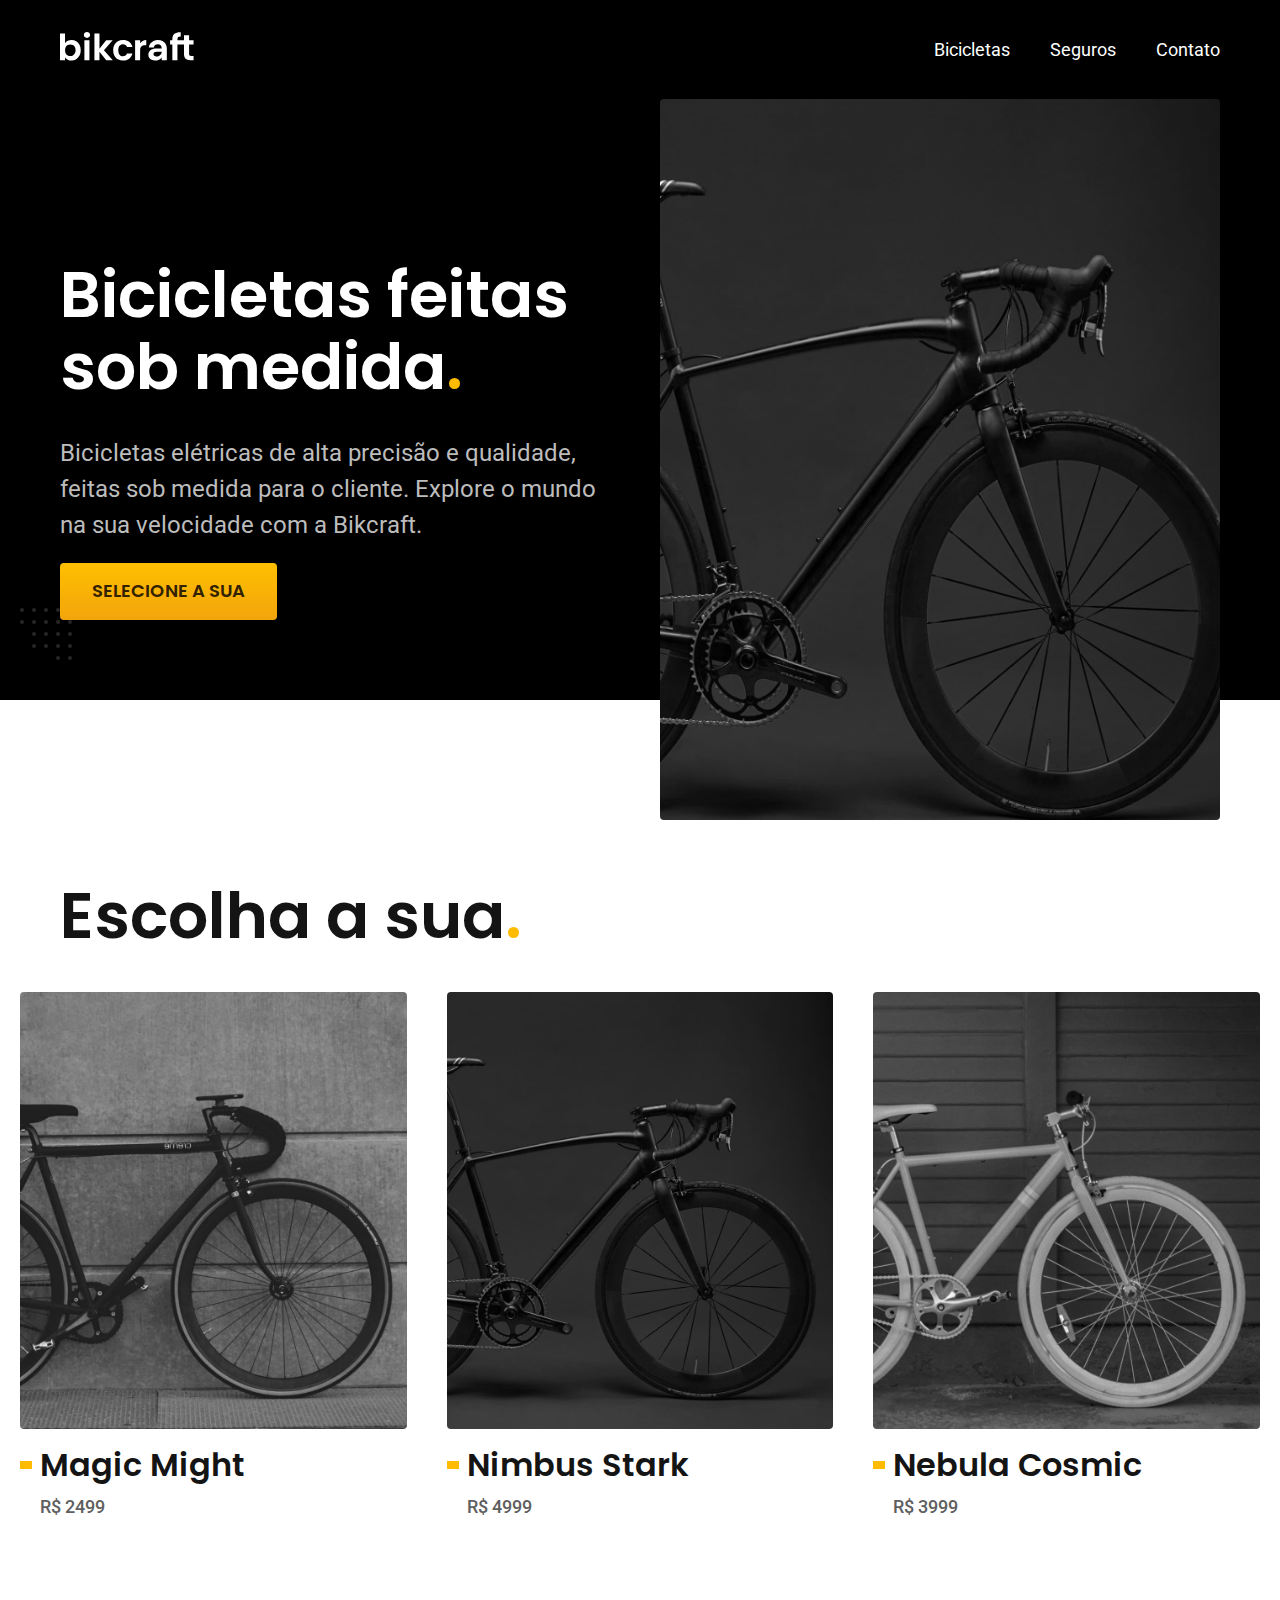
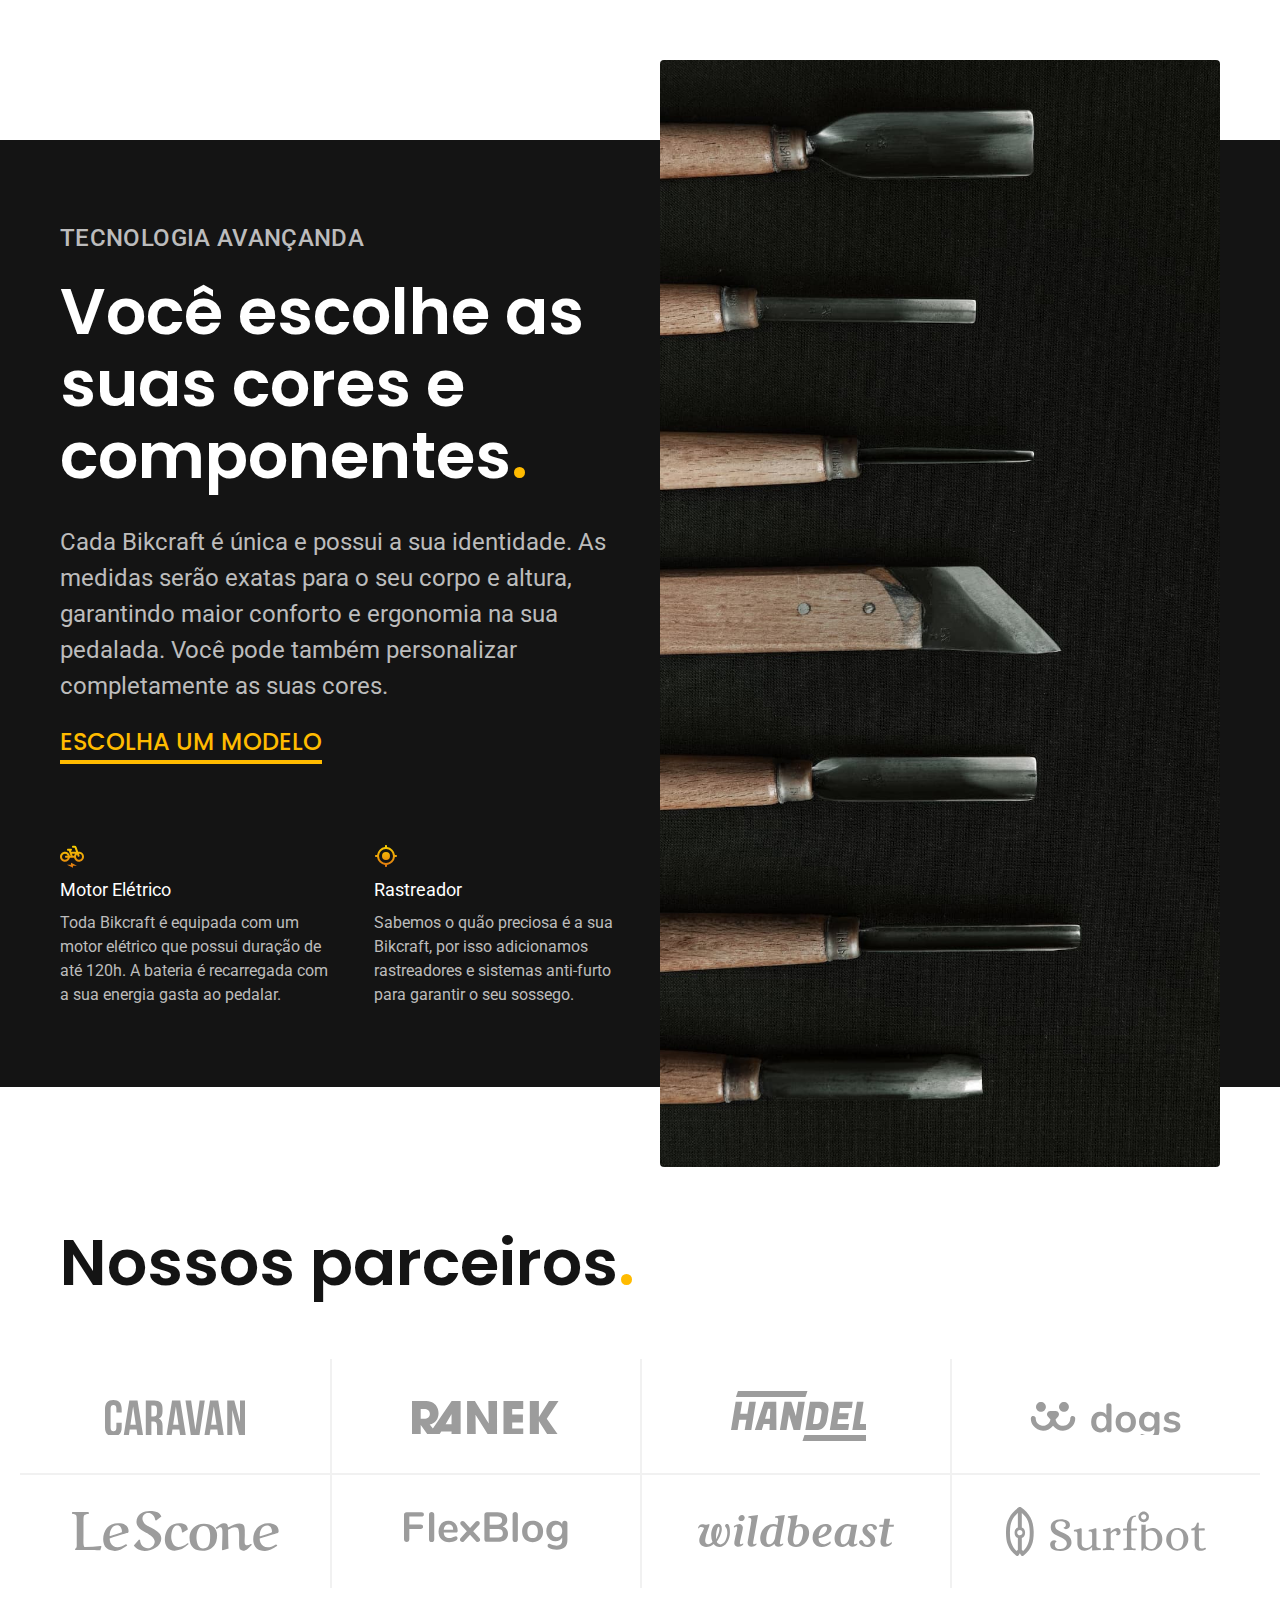
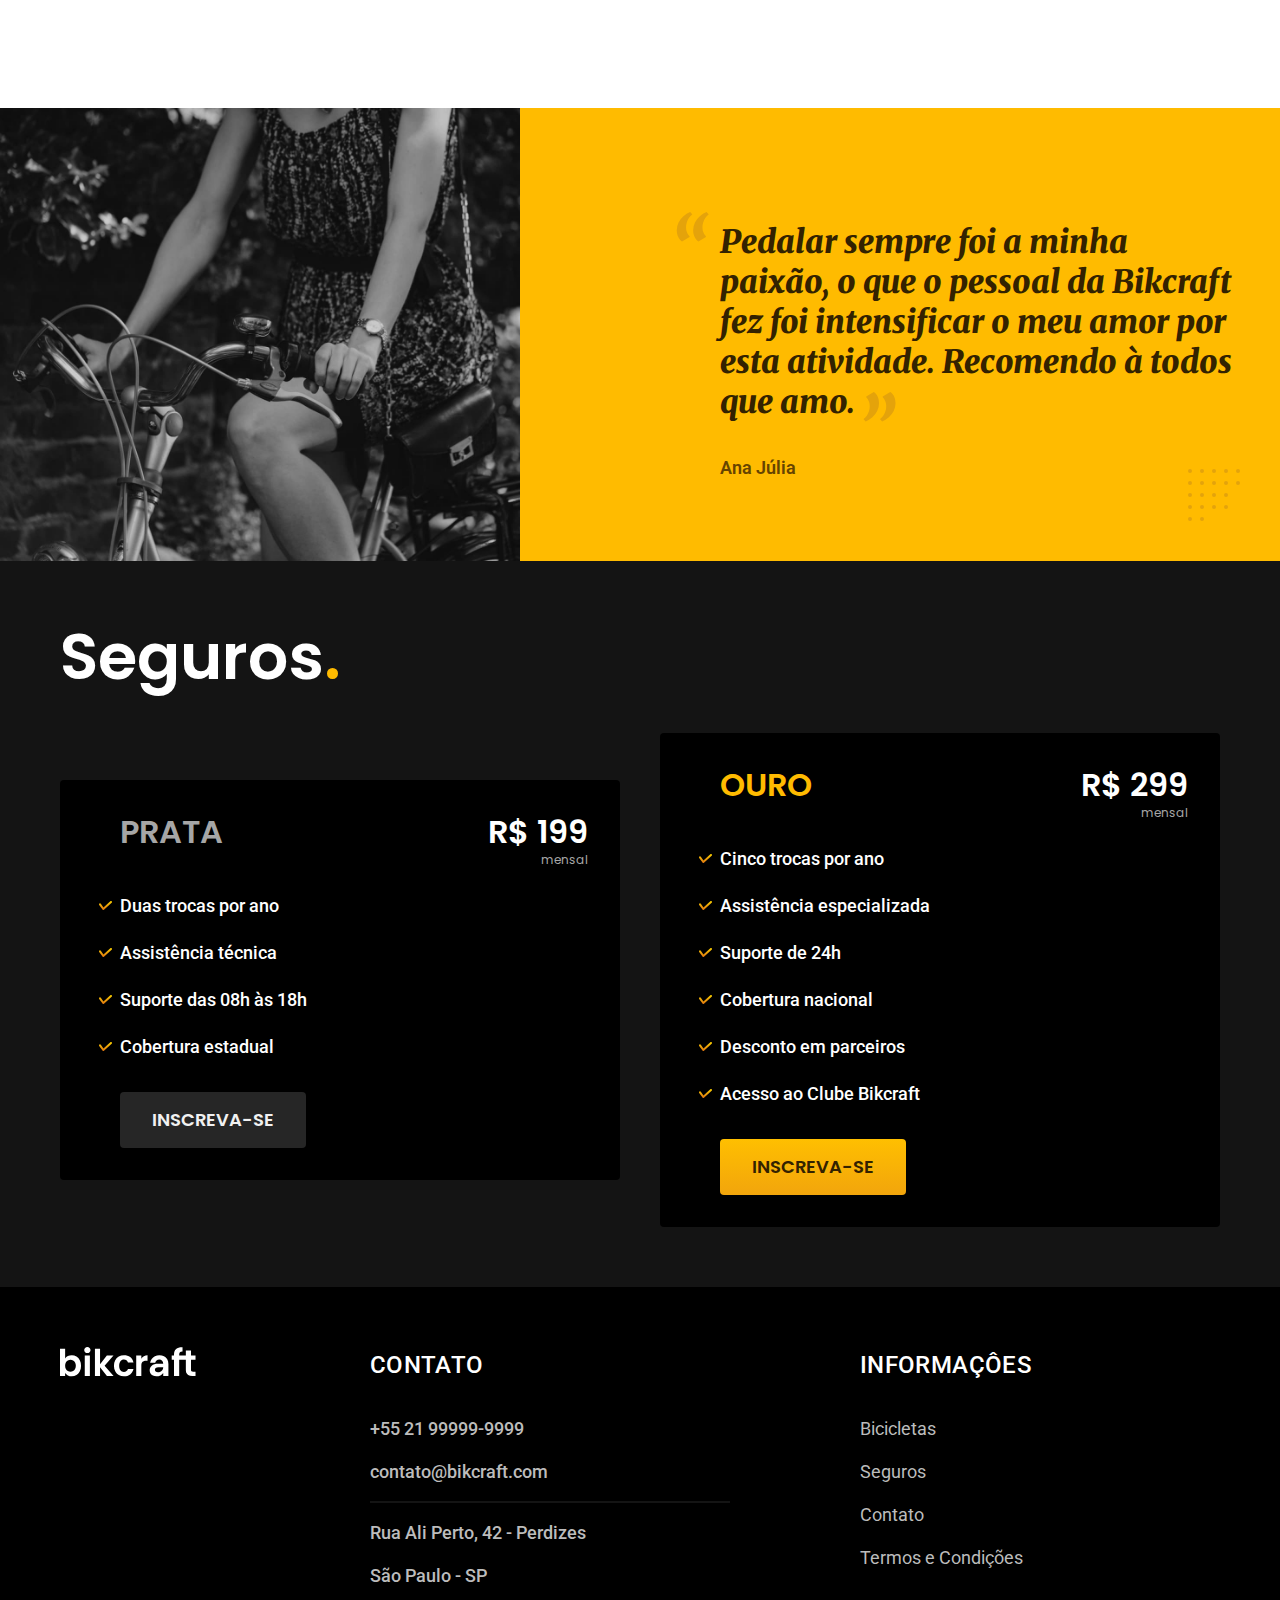
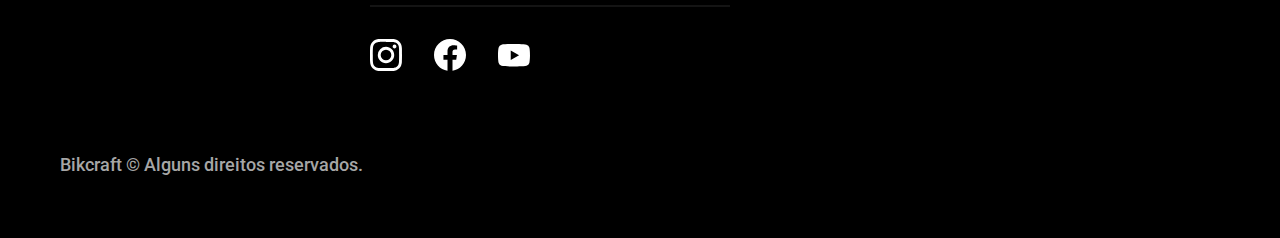
<file: index.html>
<!DOCTYPE html>
<html lang="pt-br">

<head>
    <meta charset="UTF-8">
    <meta name="viewport" content="width=device-width, initial-scale=1.0">
    <link rel="icon" href="./favicon.svg" type="image/svg+xml">
    <title>Bikcraft - Bicicletas Elétricas</title>
    <link rel="preconnect" href="https://fonts.googleapis.com">
    <link rel="preconnect" href="https://fonts.gstatic.com" crossorigin>
    <link
        href="https://fonts.googleapis.com/css2?family=Merriweather:ital,wght@1,900&family=Poppins:wght@400;600&family=Roboto:wght@400;500&display=swap"
        rel="stylesheet">
    <meta name="description"
        content="Bicicletas elétricas de alta precisão e qualidade,  feitas sob medida para o cliente. Explore o mundo na sua velocidade com a Bikcraft.">
    <link rel="preload" href="./css/style.min.css" as="style">
    <link rel="stylesheet" href="./css/style.min.css">

    <script>
        document.documentElement.classList.add('js')
    </script>
</head>

<body>
    <header class="header-bg">
        <div class="header container">
            <a href="./">
                <img src="./img/bikcraft.svg" width="134" height="36" alt="bikcraft">
            </a>
            <nav aria-label="primaria">
                <ul class="header__menu cor-0 font-1-m">
                    <li><a href="./bicicletas.html">Bicicletas</a></li>
                    <li><a href="./seguros.html">Seguros</a></li>
                    <li><a href="./contato.html">Contato</a></li>
                </ul>
            </nav>
        </div>
    </header>

    <main class="intro-bg">
        <div class="intro container">
            <div class="intro__conteudo">
                <h1 class="font-1-xxl cor-0 fadeInDown" data-anime="200">Bicicletas feitas sob medida<span
                        class="cor-prim1">.</span></h1>
                <p class="font-2-l cor-5 fadeInDown" data-anime="400">
                    Bicicletas elétricas de alta precisão e qualidade, feitas sob medida para o cliente. Explore o mundo
                    na sua velocidade com a Bikcraft.</p>
                <a class="botao fadeInDown" href="./bicicletas.html" data-anime="600">Selecione a sua</a>
            </div>
            <picture class="fadeInDown" data-anime="800">
                <source media="(max-width: 800px)" srcset="./img/bicicletas/nimbus.jpg">
                <img src="./img/fotos/introducao.jpg" width="1200" height="1544" alt="bicicleta elétrica preta">
            </picture>
        </div>
    </main>

    <article class="bicicletas-lista">
        <h2 class="font-1-xxl container">Escolha a sua<span class="cor-prim1">.</span></h2>
        <ul>
            <li>
                <a href="./bicicletas/magic.html">
                    <img src="./img/bicicletas/magic-home.jpg" width="920" height="1040" alt="Bicicleta preta">
                    <h3 class="font-1-xl">Magic Might</h3>
                    <span class="font-2-m cor-8">R$ 2499</span>
                </a>
            </li>
            <li>
                <a href="./bicicletas/nimbus.html">
                    <img src="./img/bicicletas/nimbus-home.jpg" width="920" height="1040" alt="Bicicleta preta">
                    <h3 class="font-1-xl">Nimbus Stark</h3>
                    <span class="font-2-m cor-8">R$ 4999</span>
                </a>
            </li>
            <li>
                <a href="./bicicletas/nebula.html">
                    <img src="./img/bicicletas/nebula-home.jpg" width="920" height="1040" alt="Bicicleta preta">
                    <h3 class="font-1-xl">Nebula Cosmic</h3>
                    <span class="font-2-m cor-8">R$ 3999</span>
                </a>
            </li>
        </ul>
    </article>

    <article class="tecnologia-bg">
        <div class="tecnologia container">
            <div class="tecnologia__conteudo">
                <span class="font-2-l-b cor-5">Tecnologia avançanda</span>
                <h2 class="font-1-xxl cor-0">Você escolhe as suas cores e componentes<span class="cor-prim1">.</span>
                </h2>
                <p class="font-2-l cor-5">Cada Bikcraft é única e possui a sua identidade. As medidas serão exatas para
                    o seu corpo e altura,
                    garantindo maior conforto e ergonomia na sua pedalada. Você pode também personalizar completamente
                    as suas cores.</p>
                <a class="link" href="./bicicletas.html">Escolha um modelo</a>
                <div class="tecnologia__vantagens">
                    <div>
                        <img src="./img/icones/eletrica.svg" width="24" height="24" alt="">
                        <h3 class="font-1-m cor-0">Motor Elétrico</h3>
                        <p class="font-2-s cor-5">
                            Toda Bikcraft é equipada com um motor elétrico que possui duração de até 120h. A bateria é
                            recarregada com a sua energia gasta ao pedalar.
                        </p>
                    </div>
                    <div>
                        <img src="./img/icones/rastreador.svg" width="24" height="24" alt="">
                        <h3 class="font-1-m cor-0">Rastreador</h3>
                        <p class="font-2-s cor-5">
                            Sabemos o quão preciosa é a sua Bikcraft, por isso adicionamos rastreadores e sistemas
                            anti-furto para garantir o seu sossego.
                        </p>
                    </div>
                </div>
            </div>
            <div class="tecnologia__imagem">
                <img src="./img/fotos/tecnologia.jpg" width="1200" height="1889" alt="">
            </div>
        </div>
    </article>

    <section class="parceiros" aria-label="Nossos parceiros">
        <h2 class="font-1-xxl container">Nossos parceiros<span class="cor-prim1">.</span></h2>
        <ul>
            <li><img src="./img/parceiros/caravan.svg" width="140" height="38" alt="caravan"></li>
            <li><img src="./img/parceiros/ranek.svg" width="148" height="36" alt="ranek"></li>
            <li><img src="./img/parceiros/handel.svg" width="139" height="50" alt="handel"></li>
            <li><img src="./img/parceiros/dogs.svg" width="152" height="39" alt="dogs"></li>
            <li><img src="./img/parceiros/lescone.svg" width="208" height="41" alt="lescone"></li>
            <li><img src="./img/parceiros/flexblog.svg" width="164" height="38" alt="flexblog"></li>
            <li><img src="./img/parceiros/wildbeast.svg" width="196" height="34" alt="wildbeast"></li>
            <li><img src="./img/parceiros/surfbot.svg" width="200" height="49" alt="surfbot"></li>
        </ul>
    </section>

    <section class="depoimento" aria-label="Depoimento">
        <div>
            <img src="./img/fotos/depoimento.jpg" width="1200" height="1046"
                alt="Pessoa pedalando uma bicicleta Bickraft">
        </div>
        <div class="depoimento__conteudo">
            <blockquote class="font-1-xl cor-prim5">
                <p>Pedalar sempre foi a minha paixão, o que o pessoal da Bikcraft fez foi intensificar o meu amor por
                    esta atividade. Recomendo à todos que amo.</p>
            </blockquote>
            <span class="font-1-m-b cor-prim4">Ana Júlia</span>
        </div>
    </section>

    <article class="seguros-bg">
        <div class="seguros container">
            <h2 class="font-1-xxl cor-0">Seguros<span class="cor-prim1">.</span></h2>
            <div class="seguros__item">
                <h3 class="font-1-xl cor-6">PRATA</h3>
                <span class="font-1-xl cor-0">R$ 199 <span class="font-1-xs cor-6">mensal</span></span>
                <ul class="font-2-m cor-0">
                    <li>Duas trocas por ano</li>
                    <li>Assistência técnica</li>
                    <li>Suporte das 08h às 18h</li>
                    <li>Cobertura estadual</li>
                </ul>
                <a class="botao secundario" href="./orcamento.html?tipo=seguro&produto=prata">Inscreva-se</a>
            </div>
            <div class="seguros__item">
                <h3 class="font-1-xl cor-prim1">OURO</h3>
                <span class="font-1-xl cor-0">R$ 299 <span class="font-1-xs cor-6">mensal</span></span>
                <ul class="font-2-m cor-0">
                    <li>Cinco trocas por ano</li>
                    <li>Assistência especializada</li>
                    <li>Suporte de 24h </li>
                    <li>Cobertura nacional</li>
                    <li>Desconto em parceiros</li>
                    <li>Acesso ao Clube Bikcraft</li>
                </ul>
                <a class="botao" href="./orcamento.html?tipo=seguro&produto=ouro">Inscreva-se</a>
            </div>
        </div>
    </article>

    <footer class="footer-bg">
        <div class="footer container">
            <img src="./img/bikcraft.svg" width="136" height="36" alt="Bikcraft">
            <div class="footer__contato">
                <h3 class="font-2-l-b cor-0">Contato</h3>
                <ul class="font-2-m cor-5">
                    <li><a href="tel:+5521999999999">+55 21 99999-9999</a></li>
                    <li><a href="mailto:">contato@bikcraft.com</a></li>
                    <li>Rua Ali Perto, 42 - Perdizes</li>
                    <li>São Paulo - SP</li>
                </ul>
                <div class="footer__redes">
                    <a href="./">
                        <img src="./img/icones/instagram.svg" width="32" height="32" alt="Instagram">
                    </a>
                    <a href="./">
                        <img src="./img/icones/facebook.svg" width="32" height="32" alt="Facebook">
                    </a>
                    <a href="./">
                        <img src="./img/icones/youtube.svg" width="32" height="32" alt="Youtube">
                    </a>
                </div>
            </div>
            <div class="footer__informacoes">
                <h3 class="font-2-l-b cor-0">Informaçôes</h3>
                <nav>
                    <ul class="font-1-m cor-5">
                        <li><a href="./bicicletas.html">Bicicletas</a></li>
                        <li><a href="./seguros.html">Seguros</a></li>
                        <li><a href="./contato.html">Contato</a></li>
                        <li><a href="./termos.html">Termos e Condições</a></li>
                    </ul>
                </nav>
            </div>
            <p class="font-2-m cor-6 footer__copy">Bikcraft © Alguns direitos reservados.</p>
        </div>
    </footer>
    <script src="./js/plugins/simple-anime.js"></script>
    <script src="./js/script.js"></script>
</body>

</html>
</file>
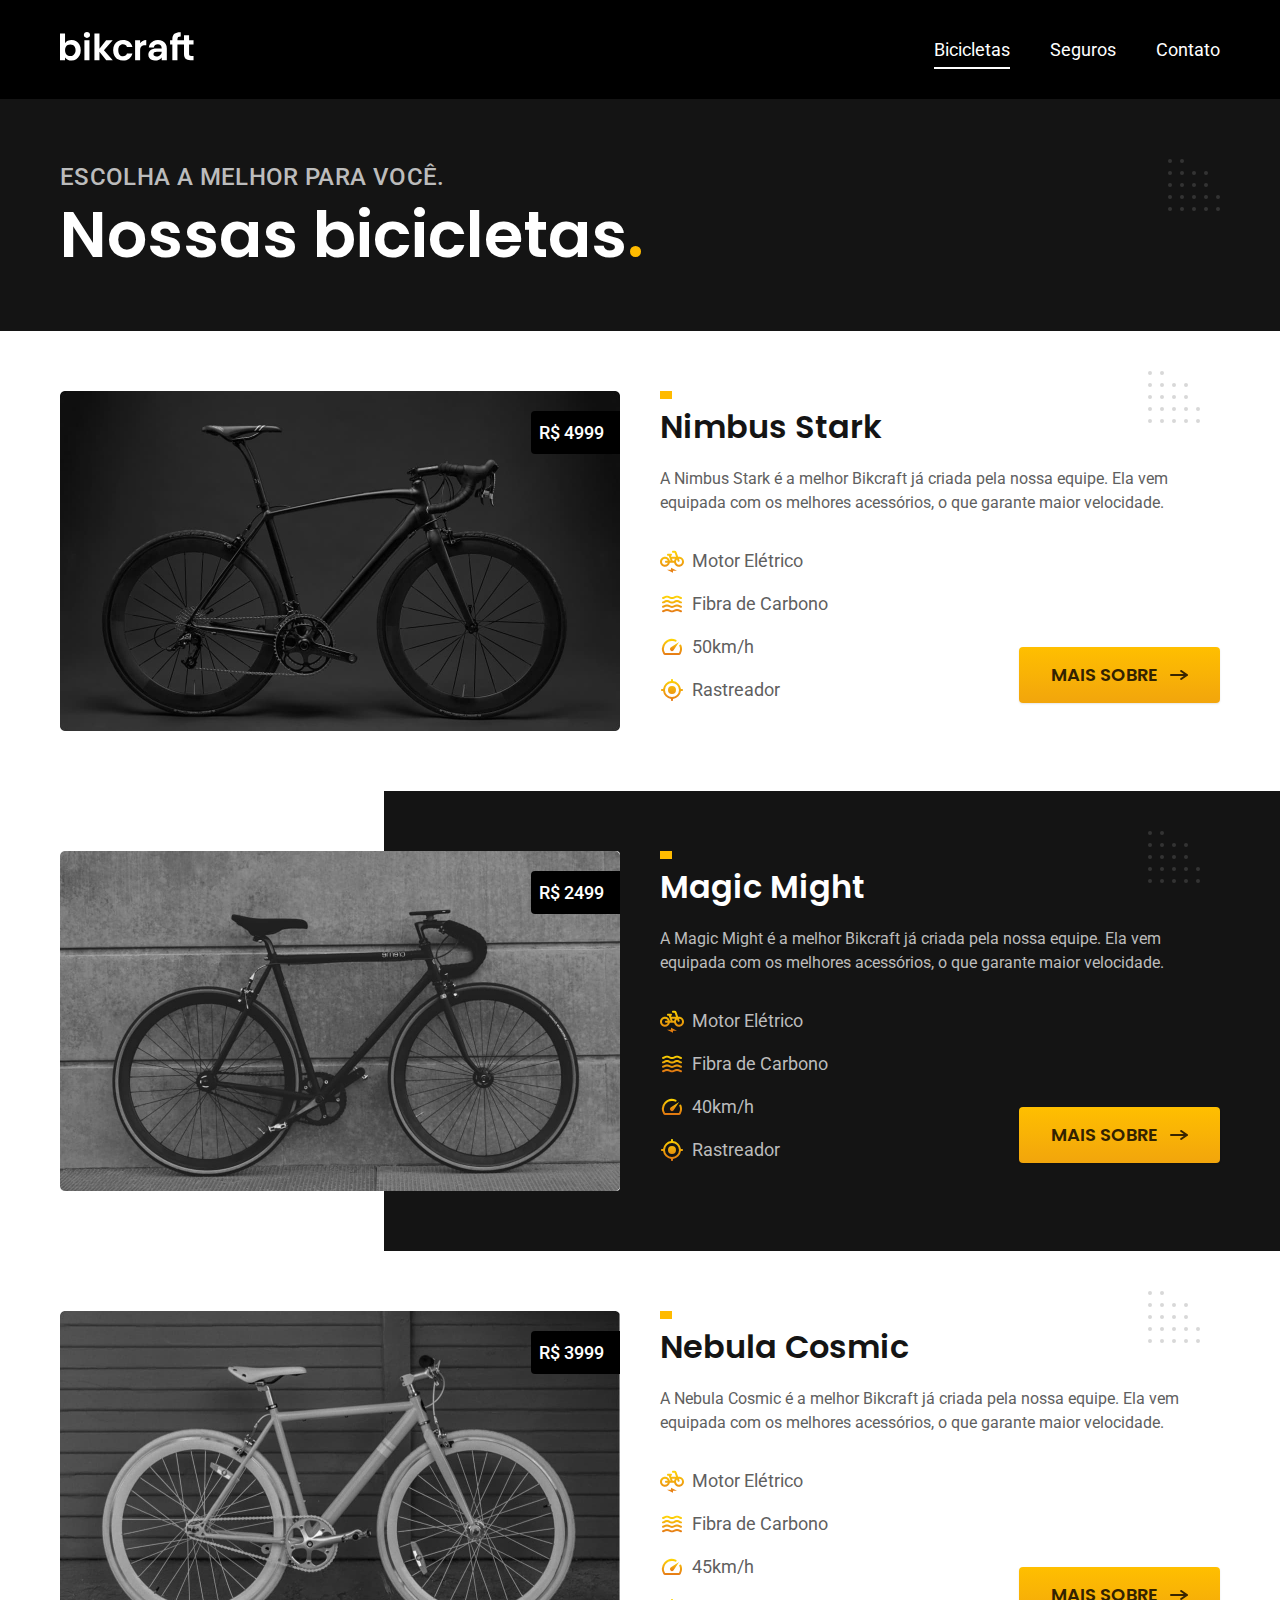
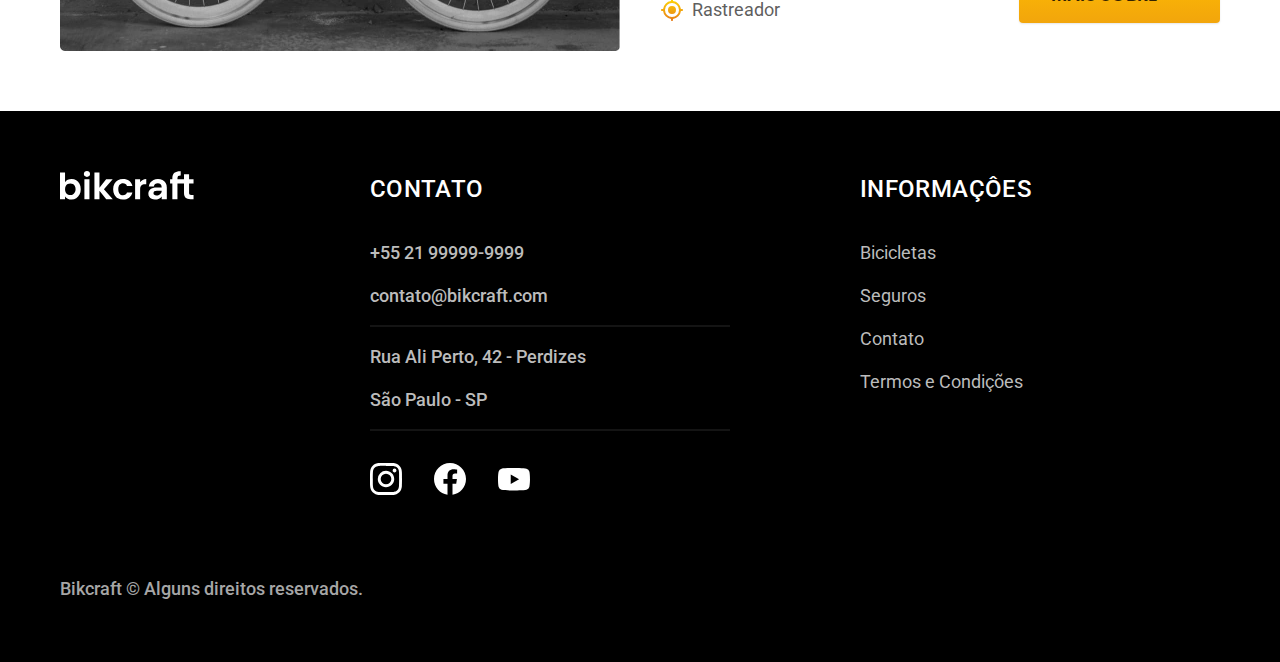
<file: bicicletas.html>
<!DOCTYPE html>
<html lang="pt-br">

<head>
    <meta charset="UTF-8">
    <meta name="viewport" content="width=device-width, initial-scale=1.0">
    <link rel="icon" href="./favicon.svg" type="image/svg+xml">
    <title>Bicicleas | Bikcraft</title>
    <link rel="preconnect" href="https://fonts.googleapis.com">
    <link rel="preconnect" href="https://fonts.gstatic.com" crossorigin>
    <link
        href="https://fonts.googleapis.com/css2?family=Merriweather:ital,wght@1,900&family=Poppins:wght@400;600&family=Roboto:wght@400;500&display=swap"
        rel="stylesheet">
    <meta name="description" content="Termos e condições">
    <link rel="preload" href="./css/style.min.css" as="style">
    <link rel="stylesheet" href="./css/style.min.css">
    <script>
        document.documentElement.classList.add('js')
    </script>
</head>

<body id="bicicletas">
    <header class="header-bg">
        <div class="header container">
            <a href="./">
                <img src="./img/bikcraft.svg" width="134" height="36" alt="bikcraft">
            </a>
            <nav aria-label="primaria">
                <ul class="header__menu cor-0 font-1-m">
                    <li><a href="./bicicletas.html">Bicicletas</a></li>
                    <li><a href="./seguros.html">Seguros</a></li>
                    <li><a href="./contato.html">Contato</a></li>
                </ul>
            </nav>
        </div>
    </header>
    <main>
        <div class="titulo-bg">
            <div class="titulo container">
                <p class="font-2-l-b cor-5">Escolha a melhor para você.</p>
                <h1 class="font-1-xxl cor-0">Nossas bicicletas<span class="cor-prim1">.</span></h1>
            </div>
        </div>

        <div class="bicicletas container">
            <div class="bicicletas__imagem">
                <img src="./img/bicicletas/nimbus.jpg" width="1120" height="680" alt="Bicicleta preta">
                <span class="font-2-m cor-0">R$ 4999</span>
            </div>
            <div class="bicicletas__conteudo">
                <h2 class="font-1-xl">Nimbus Stark</h2>
                <p class="font-2-s cor-8">A Nimbus Stark é a melhor Bikcraft já criada pela nossa equipe. Ela vem
                    equipada com os melhores acessórios, o que garante maior velocidade.</p>
                <ul class="font-1-m cor-8">
                    <li>
                        <img src="./img/icones/eletrica.svg" width="32" height="32" alt="">
                        Motor Elétrico
                    </li>
                    <li>
                        <img src="./img/icones/carbono.svg" width="32" height="32" alt="">
                        Fibra de Carbono
                    </li>
                    <li>
                        <img src="./img/icones/velocidade.svg" width="32" height="32" alt="">
                        50km/h
                    </li>
                    <li>
                        <img src="./img/icones/rastreador.svg" width="32" height="32" alt="">
                        Rastreador
                    </li>
                </ul>
                <a class="botao seta" href="./bicicletas/nimbus.html">Mais sobre</a>
            </div>
        </div>
        <div class="bicicletas-bg">
            <div class="bicicletas container">
                <div class="bicicletas__imagem">
                    <img src="./img/bicicletas/magic.jpg" width="1120" height="680" alt="Bicicleta preta">
                    <span class="font-2-m cor-0">R$ 2499</span>
                </div>
                <div class="bicicletas__conteudo">
                    <h2 class="font-1-xl cor-0">Magic Might</h2>
                    <p class="font-2-s cor-5">A Magic Might é a melhor Bikcraft já criada pela nossa equipe. Ela vem
                        equipada com os melhores acessórios, o que garante maior velocidade.</p>
                    <ul class="font-1-m cor-5">
                        <li>
                            <img src="./img/icones/eletrica.svg" width="32" height="32" alt="">
                            Motor Elétrico
                        </li>
                        <li>
                            <img src="./img/icones/carbono.svg" width="32" height="32" alt="">
                            Fibra de Carbono
                        </li>
                        <li>
                            <img src="./img/icones/velocidade.svg" width="32" height="32" alt="">
                            40km/h
                        </li>
                        <li>
                            <img src="./img/icones/rastreador.svg" width="32" height="32" alt="">
                            Rastreador
                        </li>
                    </ul>
                    <a class="botao seta" href="./bicicletas/magic.html">Mais sobre</a>
                </div>
            </div>
        </div>
        <div class="bicicletas container">
            <div class="bicicletas__imagem">
                <img src="./img/bicicletas/nebula.jpg" width="1120" height="680" alt="Bicicleta preta">
                <span class="font-2-m cor-0">R$ 3999</span>
            </div>
            <div class="bicicletas__conteudo">
                <h2 class="font-1-xl">Nebula Cosmic</h2>
                <p class="font-2-s cor-8">A Nebula Cosmic é a melhor Bikcraft já criada pela nossa equipe. Ela vem
                    equipada com os melhores acessórios, o que garante maior velocidade.</p>
                <ul class="font-1-m cor-8">
                    <li>
                        <img src="./img/icones/eletrica.svg" width="32" height="32" alt="">
                        Motor Elétrico
                    </li>
                    <li>
                        <img src="./img/icones/carbono.svg" width="32" height="32" alt="">
                        Fibra de Carbono
                    </li>
                    <li>
                        <img src="./img/icones/velocidade.svg" width="32" height="32" alt="">
                        45km/h
                    </li>
                    <li>
                        <img src="./img/icones/rastreador.svg" width="32" height="32" alt="">
                        Rastreador
                    </li>
                </ul>
                <a class="botao seta" href="./bicicletas/nebula.html">Mais sobre</a>
            </div>
        </div>
    </main>

    <footer class="footer-bg">
        <div class="footer container">
            <img src="./img/bikcraft.svg" width="134" height="36" alt="Bikcraft">
            <div class="footer__contato">
                <h3 class="font-2-l-b cor-0">Contato</h3>
                <ul class="font-2-m cor-5">
                    <li><a href="tel:+5521999999999">+55 21 99999-9999</a></li>
                    <li><a href="mailto:">contato@bikcraft.com</a></li>
                    <li>Rua Ali Perto, 42 - Perdizes</li>
                    <li>São Paulo - SP</li>
                </ul>
                <div class="footer__redes">
                    <a href="./">
                        <img src="./img/icones/instagram.svg" width="32" height="32" alt="Instagram">
                    </a>
                    <a href="./">
                        <img src="./img/icones/facebook.svg" width="32" height="32" alt="Facebook">
                    </a>
                    <a href="./">
                        <img src="./img/icones/youtube.svg" width="32" height="32" alt="Youtube">
                    </a>
                </div>
            </div>
            <div class="footer__informacoes">
                <h3 class="font-2-l-b cor-0">Informaçôes</h3>
                <nav>
                    <ul class="font-1-m cor-5">
                        <li><a href="./bicicletas.html">Bicicletas</a></li>
                        <li><a href="./seguros.html">Seguros</a></li>
                        <li><a href="./contato.html">Contato</a></li>
                        <li><a href="./termos.html">Termos e Condições</a></li>
                    </ul>
                </nav>
            </div>
            <p class="font-2-m cor-6 footer__copy">Bikcraft © Alguns direitos reservados.</p>
        </div>
    </footer>
    <script src="./js/script.js"></script>
</body>

</html>
</file>
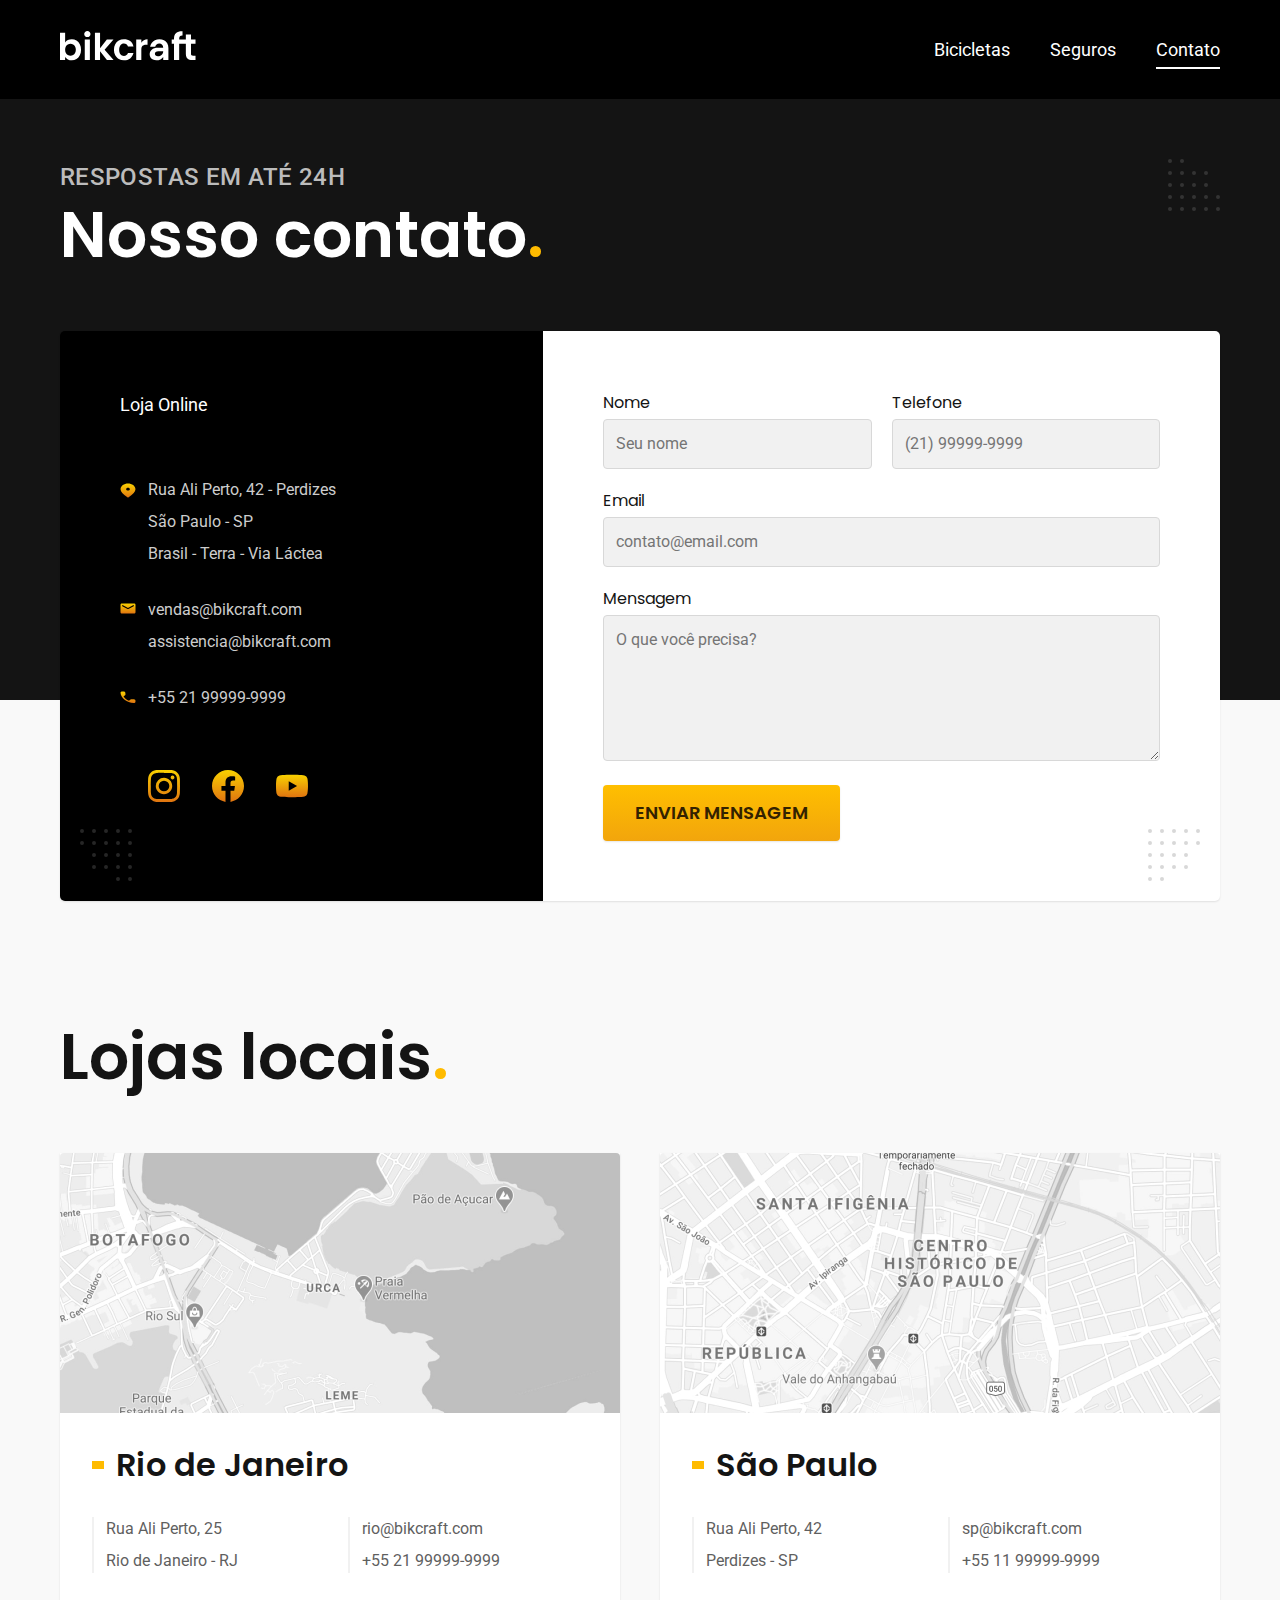
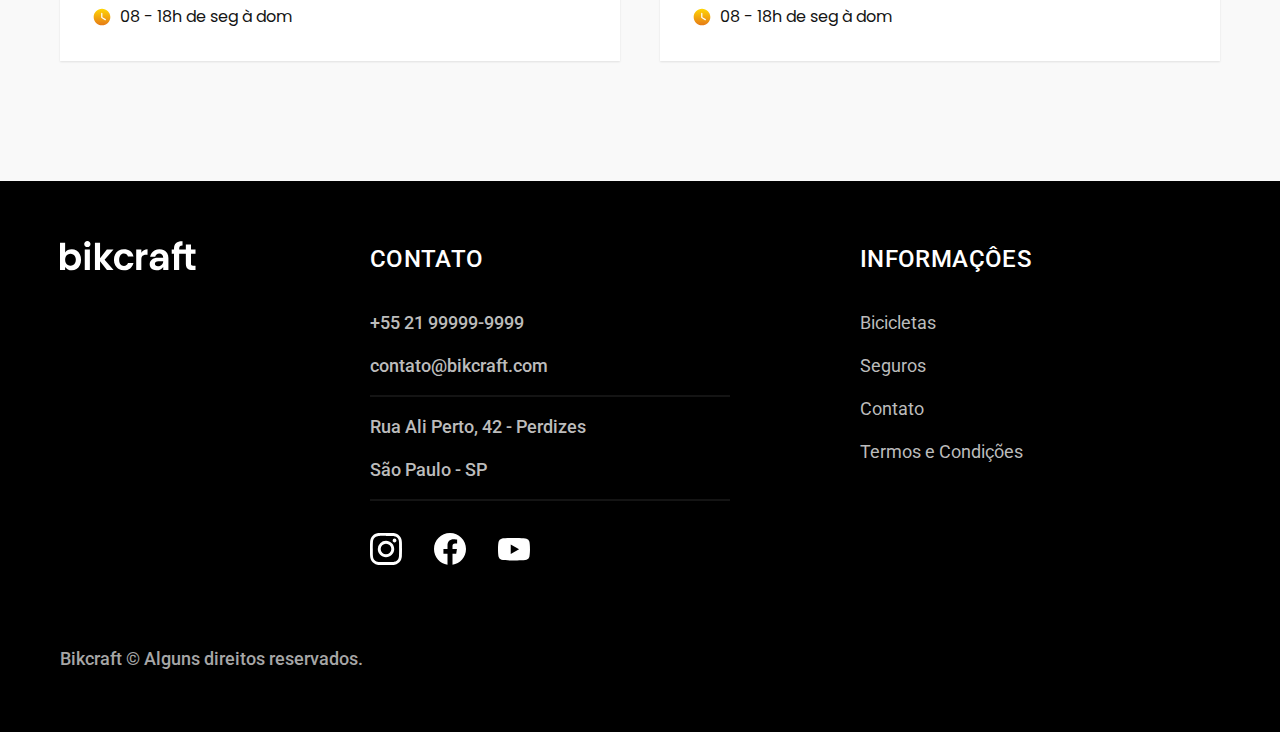
<file: contato.html>
<!DOCTYPE html>
<html lang="pt-br">

<head>
    <meta charset="UTF-8">
    <meta name="viewport" content="width=device-width, initial-scale=1.0">
    <link rel="icon" href="./favicon.svg" type="image/svg+xml">
    <title>Contato | Bikcraft</title>
    <link rel="preconnect" href="https://fonts.googleapis.com">
    <link rel="preconnect" href="https://fonts.gstatic.com" crossorigin>
    <link
        href="https://fonts.googleapis.com/css2?family=Merriweather:ital,wght@1,900&family=Poppins:wght@400;600&family=Roboto:wght@400;500&display=swap"
        rel="stylesheet">
    <meta name="description" content="Termos e condições">
    <link rel="preload" href="./css/style.min.css" as="style">
    <link rel="stylesheet" href="./css/style.min.css">
    <script>
        document.documentElement.classList.add('js')
    </script>
</head>

<body id="contato">
    <header class="header-bg">
        <div class="header container">
            <a href="./">
                <img src="./img/bikcraft.svg" width="136" height="36" alt="bikcraft">
            </a>
            <nav aria-label="primaria">
                <ul class="header__menu cor-0 font-1-m">
                    <li><a href="./bicicletas.html">Bicicletas</a></li>
                    <li><a href="./seguros.html">Seguros</a></li>
                    <li><a href="./contato.html">Contato</a></li>
                </ul>
            </nav>
        </div>
    </header>
    <main>
        <div class="titulo-bg">
            <div class="titulo container">
                <p class="font-2-l-b cor-5">Respostas em Até 24h</p>
                <h1 class="font-1-xxl cor-0">Nosso contato<span class="cor-prim1">.</span></h1>
            </div>
        </div>

        <div class="contato container">
            <section class="contato__dados" aria-label="Endereço">
                <h2 class="font-1-m cor-0">Loja Online</h2>
                <div class="contato__endereco font-2-s cor-4">
                    <p>Rua Ali Perto, 42 - Perdizes</p>
                    <p>São Paulo - SP </p>
                    <p>Brasil - Terra - Via Láctea</p>
                </div>
                <address class="contato__meios font-2-s cor-4">
                    <a href="mailto:vendas@bikcraft.com">vendas@bikcraft.com</a>
                    <a href="mailto:assistencia@bikcraft.com">assistencia@bikcraft.com</a>
                    <a href="tel:+5521999999999">+55 21 99999-9999</a>
                </address>
                <div class="contato__redes">
                    <a href="./">
                        <img src="./img/icones/instagram-prim.svg" width="32" height="32" alt="Instagram">
                    </a>
                    <a href="./">
                        <img src="./img/icones/facebook-prim.svg" width="32" height="32" alt="Facebook">
                    </a>
                    <a href="./">
                        <img src="./img/icones/youtube-prim.svg" width="32" height="32" alt="Youtube">
                    </a>
                </div>
            </section>
            <section class="contato__formulario" aria-label="formulario">
                <form class="form" action="./enviar.php" method="post">
                    <div>
                        <label for="nome">Nome</label>
                        <input type="text" id="nome" name="nome" placeholder="Seu nome">
                    </div>
                    <div>
                        <label for="telefone">Telefone</label>
                        <input type="tel" id="telefone" name="telefone" placeholder="(21) 99999-9999">
                    </div>
                    <div class="col-2">
                        <label for="email">Email</label>
                        <input type="email" id="email" name="email" placeholder="contato@email.com" required>
                    </div>
                    <div class="col-2">
                        <label for="mensagem">Mensagem</label>
                        <textarea rows="5" id="mensagem" name="mensagem" placeholder="O que você precisa?"></textarea>
                    </div>
                    <button class="botao col-2">Enviar Mensagem</button>
                </form>
            </section>
        </div>
    </main>

    <article class="lojas container">
        <h2 class="font-1-xxl">Lojas locais<span class="cor-prim1">.</span></h2>
        <div class="lojas__item">
            <img src="./img/lojas/rio.jpg" width="1120" height="520"
                alt="mapa marcando o endereço em Rua Ali Perto, 25 - Rio de Janeiro - RJ">
            <div class="lojas__conteudo">
                <h3 class="font-1-xl">Rio de Janeiro</h3>
                <div class="lojas__dados font-2-s cor-8">
                    <p>Rua Ali Perto, 25</p>
                    <p>Rio de Janeiro - RJ</p>
                </div>
                <div class="lojas__dados font-2-s cor-8">
                    <a href="mailto:rio@bikcraft.com">rio@bikcraft.com</a>
                    <a href="tel:+5521999999999">+55 21 99999-9999</a>
                </div>
                <p class="lojas__tempo  font-1-s"><img src="./img/icones/horario.svg" width="20" height="20" alt="">08 -
                    18h de seg à dom</p>
            </div>
        </div>
        <div class="lojas__item">
            <img src="./img/lojas/sp.jpg" width="1120" height="520"
                alt="mapa marcando o endereço em Rua Ali Perto, 42 - Perdizes - SP">
            <div class="lojas__conteudo">
                <h3 class="font-1-xl">São Paulo</h3>
                <div class="lojas__dados font-2-s cor-8">
                    <p>Rua Ali Perto, 42</p>
                    <p>Perdizes - SP</p>
                </div>
                <div class="lojas__dados font-2-s cor-8">
                    <a href="mailto:sp@bikcraft.com">sp@bikcraft.com</a>
                    <a href="tel:+5511999999999">+55 11 99999-9999</a>
                </div>
                <p class="lojas__tempo font-1-s"><img src="./img/icones/horario.svg" width="20" height="20" alt="">08 -
                    18h de seg à dom</p>
            </div>
        </div>
    </article>

    <footer class="footer-bg">
        <div class="footer container">
            <img src="./img/bikcraft.svg" width="136" height="36" alt="Bikcraft">
            <div class="footer__contato">
                <h3 class="font-2-l-b cor-0">Contato</h3>
                <ul class="font-2-m cor-5">
                    <li><a href="tel:+5521999999999">+55 21 99999-9999</a></li>
                    <li><a href="mailto:">contato@bikcraft.com</a></li>
                    <li>Rua Ali Perto, 42 - Perdizes</li>
                    <li>São Paulo - SP</li>
                </ul>
                <div class="footer__redes">
                    <a href="./">
                        <img src="./img/icones/instagram.svg" width="32" height="32" alt="Instagram">
                    </a>
                    <a href="./">
                        <img src="./img/icones/facebook.svg" width="32" height="32" alt="Facebook">
                    </a>
                    <a href="./">
                        <img src="./img/icones/youtube.svg" width="32" height="32" alt="Youtube">
                    </a>
                </div>
            </div>
            <div class="footer__informacoes">
                <h3 class="font-2-l-b cor-0">Informaçôes</h3>
                <nav>
                    <ul class="font-1-m cor-5">
                        <li><a href="./bicicletas.html">Bicicletas</a></li>
                        <li><a href="./seguros.html">Seguros</a></li>
                        <li><a href="./contato.html">Contato</a></li>
                        <li><a href="./termos.html">Termos e Condições</a></li>
                    </ul>
                </nav>
            </div>
            <p class="font-2-m cor-6 footer__copy">Bikcraft © Alguns direitos reservados.</p>
        </div>
    </footer>
    <script src="./js/script.js"></script>
    <script src="./js/formulario.js"></script>
</body>

</html>
</file>
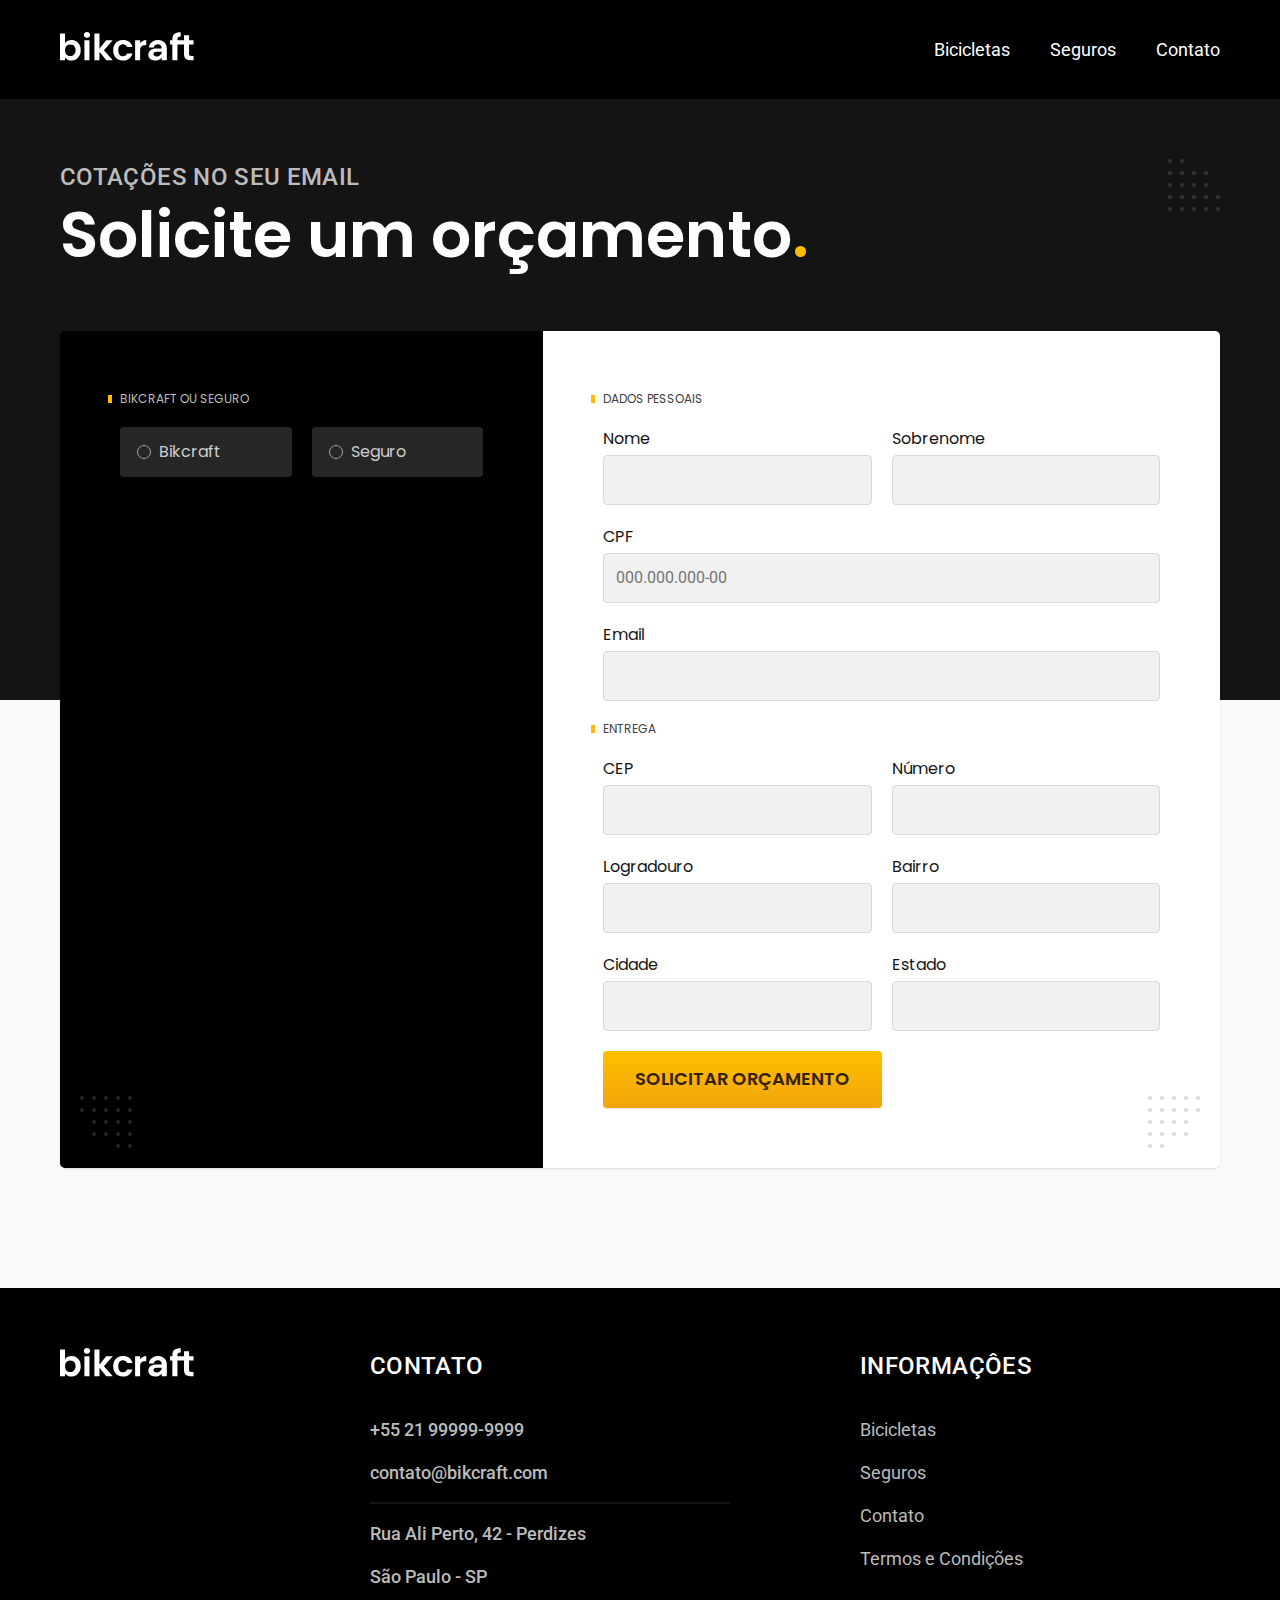
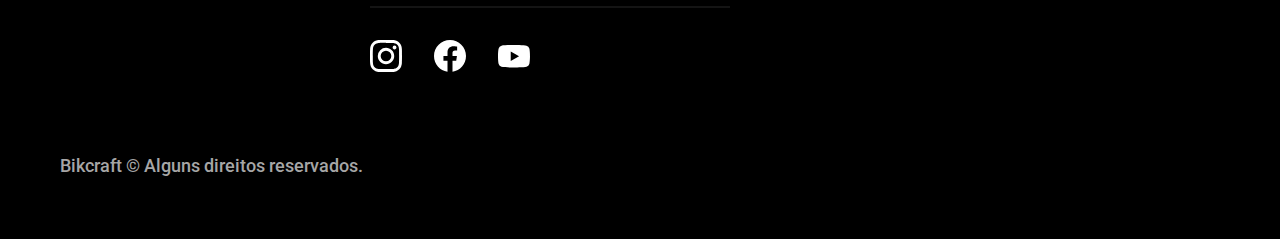
<file: orcamento.html>
<!DOCTYPE html>
<html lang="pt-br">

<head>
    <meta charset="UTF-8">
    <meta name="viewport" content="width=device-width, initial-scale=1.0">
    <link rel="icon" href="./favicon.svg" type="image/svg+xml">
    <title>Orçamento| Bikcraft</title>
    <link rel="preconnect" href="https://fonts.googleapis.com">
    <link rel="preconnect" href="https://fonts.gstatic.com" crossorigin>
    <link
        href="https://fonts.googleapis.com/css2?family=Merriweather:ital,wght@1,900&family=Poppins:wght@400;600&family=Roboto:wght@400;500&display=swap"
        rel="stylesheet">
    <meta name="description" content="Solicite aqui o seu orçamento">
    <link rel="preload" href="./css/style.min.css" as="style">
    <link rel="stylesheet" href="./css/style.min.css">
    <script>
        document.documentElement.classList.add('js')
    </script>
</head>

<body id="orcamento">
    <header class="header-bg">
        <div class="header container">
            <a href="./">
                <img src="./img/bikcraft.svg" width="134" height="36" alt="bikcraft">
            </a>
            <nav aria-label="primaria">
                <ul class="header__menu cor-0 font-1-m">
                    <li><a href="./bicicletas.html">Bicicletas</a></li>
                    <li><a href="./seguros.html">Seguros</a></li>
                    <li><a href="./contato.html">Contato</a></li>
                </ul>
            </nav>
        </div>
    </header>
    <main>
        <div class="titulo-bg">
            <div class="titulo container">
                <p class="font-2-l-b cor-5">Cotações no seu email</p>
                <h1 class="font-1-xxl cor-0">Solicite um orçamento<span class="cor-prim1">.</span></h1>
            </div>
        </div>
        <form class="orcamento container" action="./enviar.php" method="post">
            <div class="orcamento__produto">
                <h2 class="font-1-xs cor-5">Bikcraft ou Seguro</h2>

                <input type="radio" name="tipo" value="bikcraft" id="bikcraft">
                <label for="bikcraft">Bikcraft</label>
                <input type="radio" name="tipo" value="seguro" id="seguro">
                <label for="seguro">Seguro</label>

                <div class="orcamento__conteudo" id="orcamento__bikcraft">
                    <h2 class="font-1-xs cor-5">Escolha a sua</h2>

                    <input type="radio" name="produto" value="nimbus" id="nimbus">
                    <label for="nimbus">Nimbus Stark <span>R$ 4999</span></label>
                    <div class="orcamento__detalhes">
                        <ul class="font-1-xs cor-8">
                            <li><img src="./img/icones/eletrica.svg" width="16" height="16" alt="">Motor Elétrico</li>
                            <li><img src="./img/icones/carbono.svg" width="16" height="16" alt="">Fibra de Carbono</li>
                            <li><img src="./img/icones/velocidade.svg" width="16" height="16" width="16" height="16"
                                    alt="">50km/h</li>
                            <li><img src="./img/icones/rastreador.svg" width="16" height="16" alt="">Rastreador</li>
                        </ul>
                        <img src="./img/bicicletas/nimbus.jpg" width="1120" height="680" alt="Bicicleta prata">
                    </div>

                    <input type="radio" name="produto" value="magic" id="magic">
                    <label for="magic">Magic Might <span>R$ 2499</span></label>
                    <div class="orcamento__detalhes">
                        <ul class="font-1-xs cor-8">
                            <li><img src="./img/icones/eletrica.svg" width="16" height="16" alt="">Motor Elétrico</li>
                            <li><img src="./img/icones/carbono.svg" width="16" height="16" alt="">Fibra de Carbono</li>
                            <li><img src="./img/icones/velocidade.svg" width="16" height="16" alt="">40km/h</li>
                            <li><img src="./img/icones/rastreador.svg" width="16" height="16" alt="">Rastreador</li>
                        </ul>
                        <img src="./img/bicicletas/magic.jpg" width="1120" height="680" alt="Bicicleta prata">
                    </div>

                    <input type="radio" name="produto" value="nebula" id="nebula">
                    <label for="nebula">Nebula Cosmic <span>R$ 3999</span></label>
                    <div class="orcamento__detalhes">
                        <ul class="font-1-xs cor-8">
                            <li><img src="./img/icones/eletrica.svg" width="16" height="16" alt="">Motor Elétrico</li>
                            <li><img src="./img/icones/carbono.svg" width="16" height="16" alt="">Fibra de Carbono</li>
                            <li><img src="./img/icones/velocidade.svg" width="16" height="16" alt="">45km/h</li>
                            <li><img src="./img/icones/rastreador.svg" width="16" height="16" alt="">Rastreador</li>
                        </ul>
                        <img src="./img/bicicletas/nebula.jpg" width="1120" height="680" alt="Bicicleta branca">
                    </div>
                </div>
                <div class="orcamento__conteudo" id="orcamento__seguro">
                    <h2 class="font-1-xs cor-5">Escolha o plano</h2>

                    <input type="radio" name="produto" value="prata" id="prata">
                    <label for="prata">Prata <span>R$ 199</span></label>

                    <input type="radio" name="produto" value="ouro" id="ouro">
                    <label for="ouro">Ouro <span>R$ 299</span></label>
                </div>
            </div>
            <div class="orcamento__dados form">
                <h2 class="font-1-xs cor-9 col-2">Dados Pessoais</h2>
                <div>
                    <label for="nome">Nome</label>
                    <input type="text" id="nome" name="nome">
                </div>
                <div>
                    <label for="sobrenome">Sobrenome</label>
                    <input type="text" id="sobrenome" name="sobrenome">
                </div>
                <div class="col-2">
                    <label for="cpf">CPF</label>
                    <input type="text" id="cpf" name="cpf" placeholder="000.000.000-00">
                </div>
                <div class="col-2">
                    <label for="email">Email</label>
                    <input type="email" id="email" name="email" required>
                </div>
                <h2 class="font-1-xs cor-9 col-2">Entrega</h2>
                <div>
                    <label for="cep">CEP</label>
                    <input type="text" id="cep" name="cep">
                </div>
                <div>
                    <label for="numero">Número</label>
                    <input type="text" id="numero" name="numero">
                </div>
                <div>
                    <label for="logradouro">Logradouro</label>
                    <input type="text" id="logradouro" name="logradouro">
                </div>
                <div>
                    <label for="bairro">Bairro</label>
                    <input type="text" id="bairro" name="bairro">
                </div>
                <div>
                    <label for="cidade">Cidade</label>
                    <input type="text" id="cidade" name="cidade">
                </div>
                <div>
                    <label for="Estado">Estado</label>
                    <input type="text" id="Estado" name="Estado">
                </div>
                <button class="botao col-2">Solicitar Orçamento</button>
            </div>
        </form>
    </main>

    <footer class="footer-bg">
        <div class="footer container">
            <img src="./img/bikcraft.svg" width="134" height="36" alt="Bikcraft">
            <div class="footer__contato">
                <h3 class="font-2-l-b cor-0">Contato</h3>
                <ul class="font-2-m cor-5">
                    <li><a href="tel:+5521999999999">+55 21 99999-9999</a></li>
                    <li><a href="mailto:">contato@bikcraft.com</a></li>
                    <li>Rua Ali Perto, 42 - Perdizes</li>
                    <li>São Paulo - SP</li>
                </ul>
                <div class="footer__redes">
                    <a href="./">
                        <img src="./img/icones/instagram.svg" width="32" height="32" alt="Instagram">
                    </a>
                    <a href="./">
                        <img src="./img/icones/facebook.svg" width="32" height="32" alt="Facebook">
                    </a>
                    <a href="./">
                        <img src="./img/icones/youtube.svg" width="32" height="32" alt="Youtube">
                    </a>
                </div>
            </div>
            <div class="footer__informacoes">
                <h3 class="font-2-l-b cor-0">Informaçôes</h3>
                <nav>
                    <ul class="font-1-m cor-5">
                        <li><a href="./bicicletas.html">Bicicletas</a></li>
                        <li><a href="./seguros.html">Seguros</a></li>
                        <li><a href="./contato.html">Contato</a></li>
                        <li><a href="./termos.html">Termos e Condições</a></li>
                    </ul>
                </nav>
            </div>
            <p class="font-2-m cor-6 footer__copy">Bikcraft © Alguns direitos reservados.</p>
        </div>
    </footer>
    <script src="./js/script.js"></script>
    <script src="./js/formulario.js"></script>
</body>

</html>
</file>
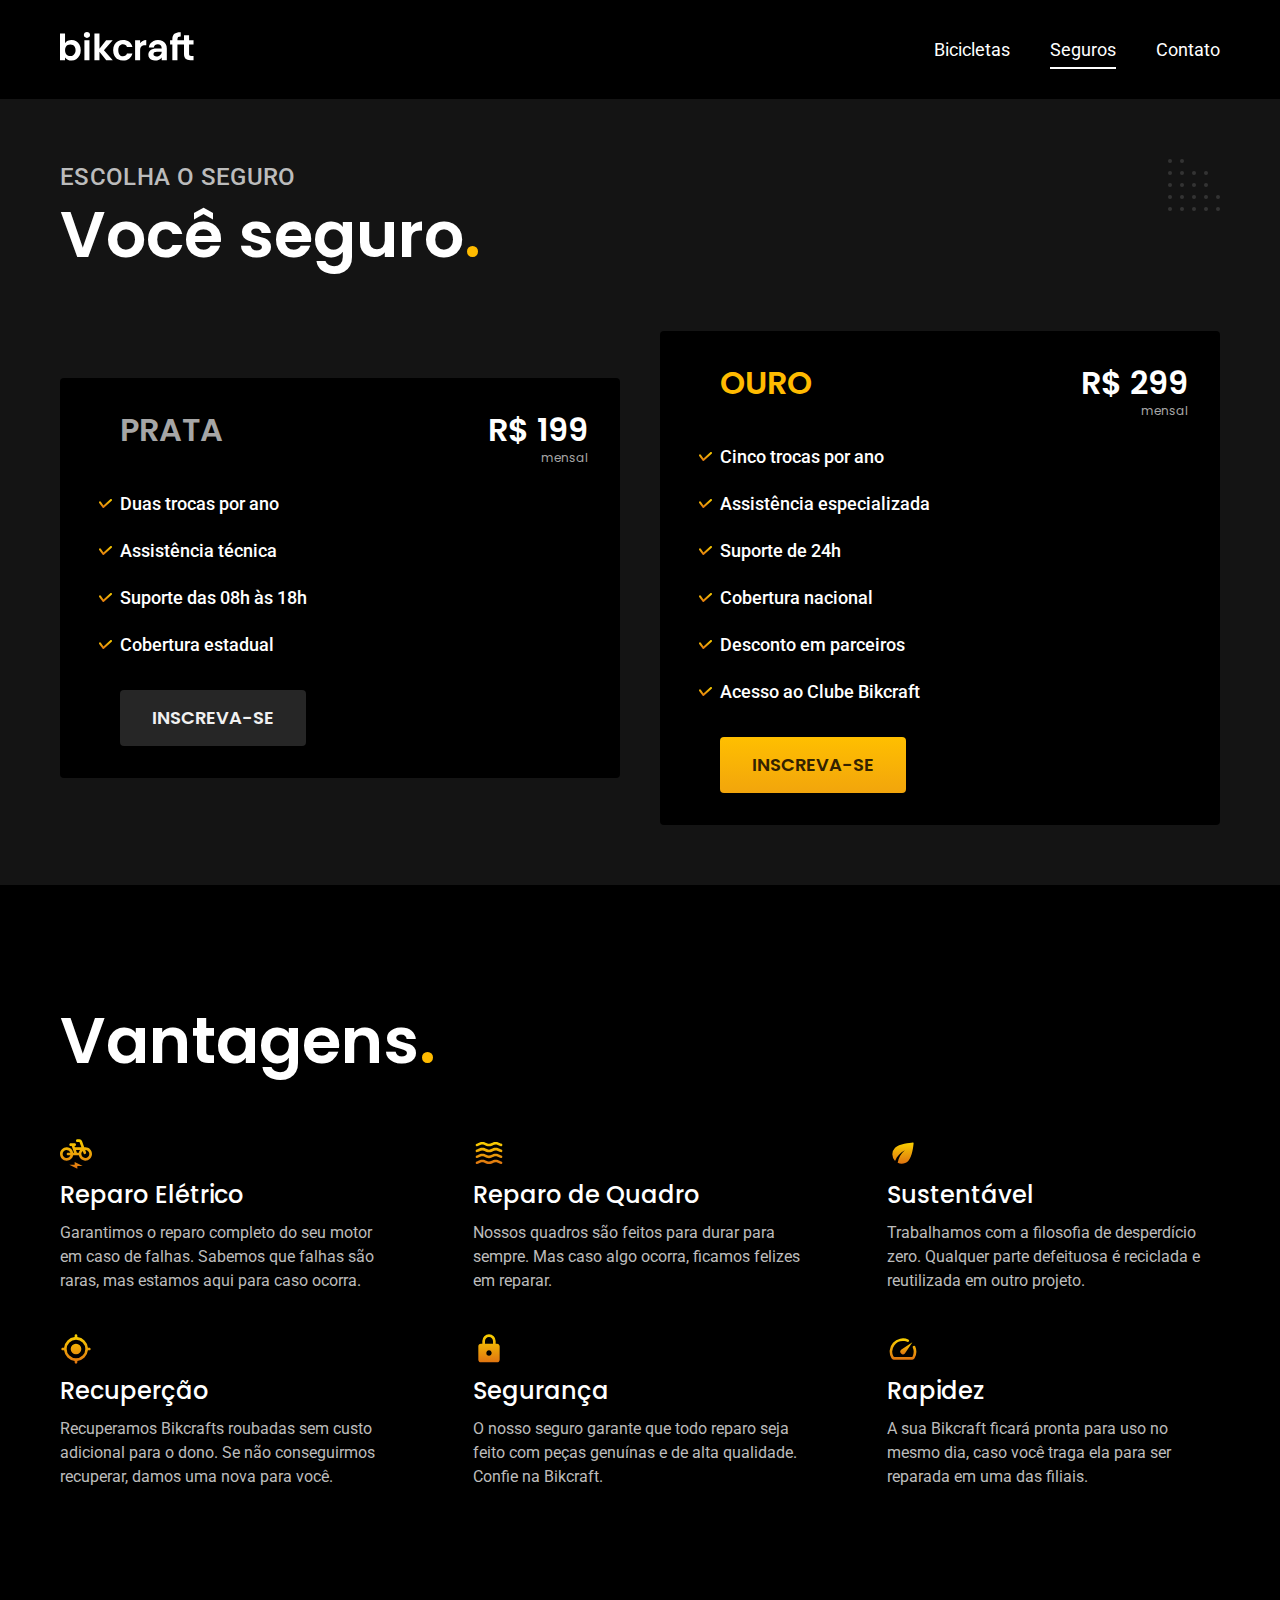
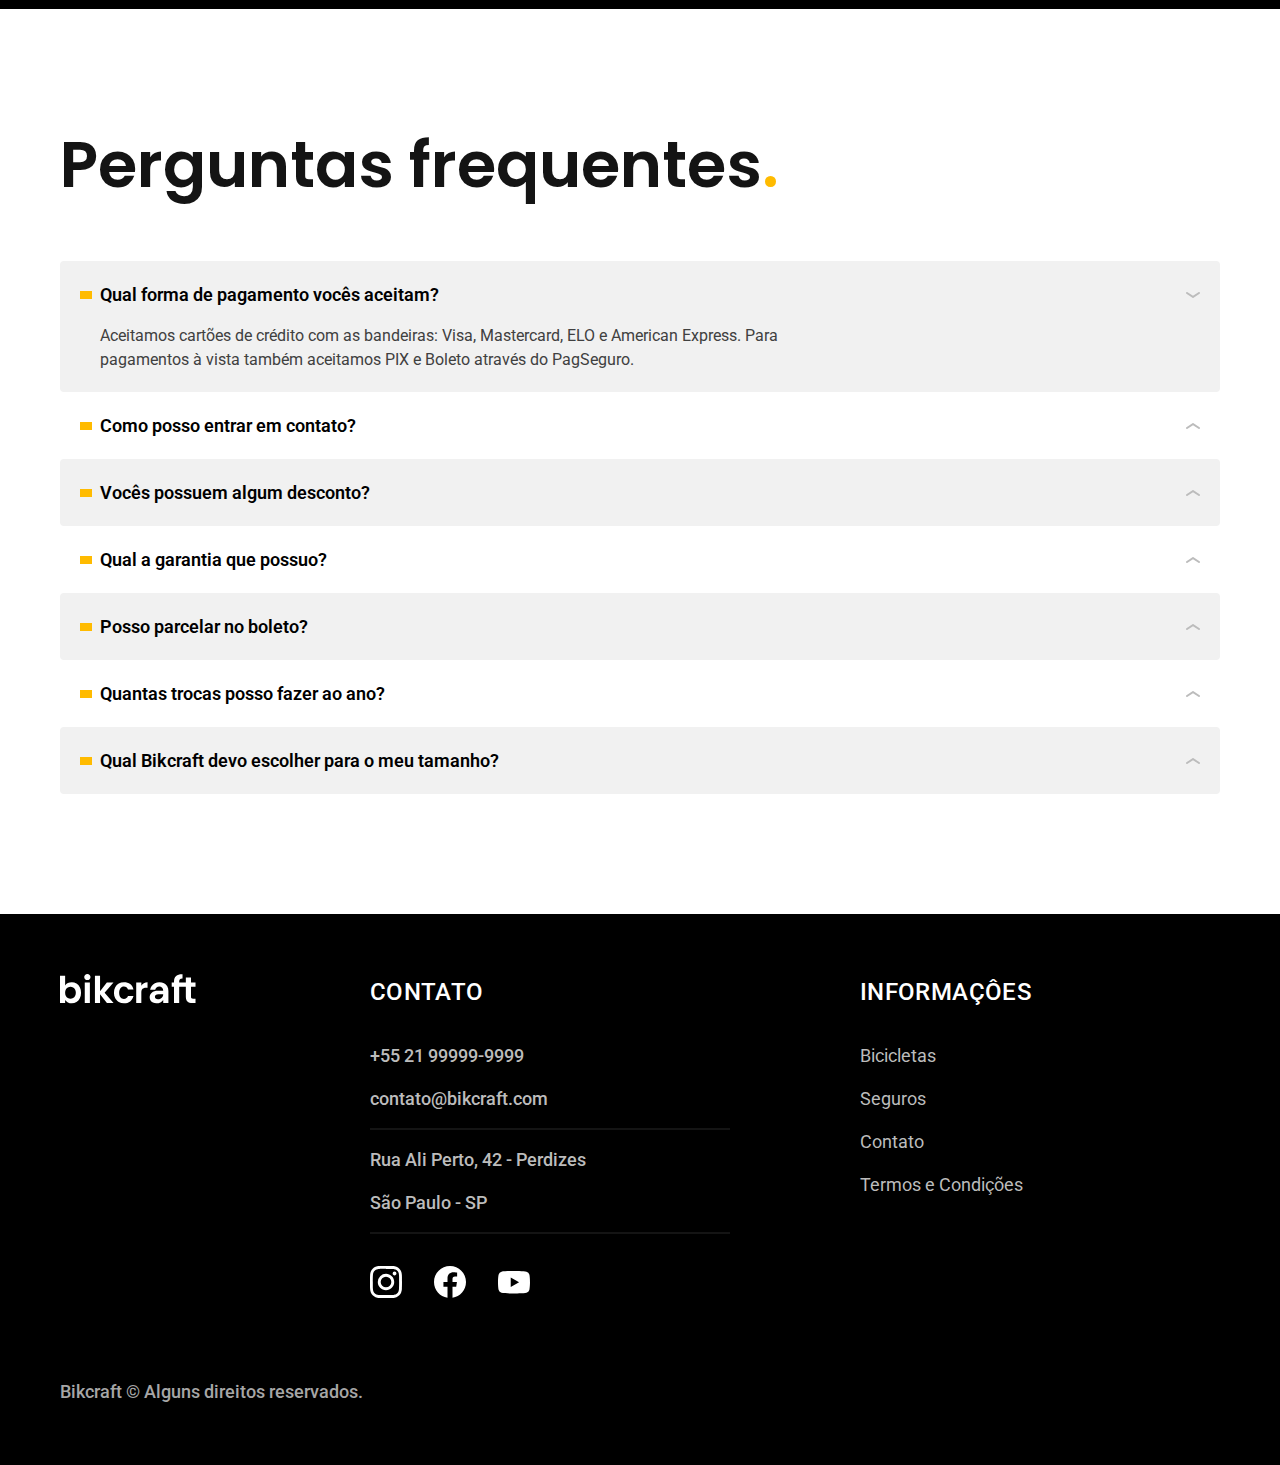
<file: seguros.html>
<!DOCTYPE html>
<html lang="pt-br">

<head>
    <meta charset="UTF-8">
    <meta name="viewport" content="width=device-width, initial-scale=1.0">
    <link rel="icon" href="./favicon.svg" type="image/svg+xml">
    <title>Seguros | Bikcraft</title>
    <link rel="preconnect" href="https://fonts.googleapis.com">
    <link rel="preconnect" href="https://fonts.gstatic.com" crossorigin>
    <link
        href="https://fonts.googleapis.com/css2?family=Merriweather:ital,wght@1,900&family=Poppins:wght@400;600&family=Roboto:wght@400;500&display=swap"
        rel="stylesheet">
    <meta name="description" content="Termos e condições">
    <link rel="preload" href="./css/style.min.css" as="style">
    <link rel="stylesheet" href="./css/style.min.css">
    <script>
        document.documentElement.classList.add('js')
    </script>
</head>

<body id="seguros">
    <header class="header-bg">
        <div class="header container">
            <a href="./">
                <img src="./img/bikcraft.svg" width="134" height="36" alt="bikcraft">
            </a>
            <nav aria-label="primaria">
                <ul class="header__menu cor-0 font-1-m">
                    <li><a href="./bicicletas.html">Bicicletas</a></li>
                    <li><a href="./seguros.html">Seguros</a></li>
                    <li><a href="./contato.html">Contato</a></li>
                </ul>
            </nav>
        </div>
    </header>

    <main class="seguros-bg">
        <div class=" titulo-bg">
            <div class="titulo container">
                <p class="font-2-l-b cor-5">Escolha o seguro</p>
                <h1 class="font-1-xxl cor-0">Você seguro<span class="cor-prim1">.</span></h1>
            </div>
        </div>

        <div class="seguros container">
            <div class="seguros__item fadeInLeft" data-anime="200">
                <h3 class="font-1-xl cor-6">PRATA</h3>
                <span class="font-1-xl cor-0">R$ 199 <span class="font-1-xs cor-6">mensal</span></span>
                <ul class="font-2-m cor-0">
                    <li>Duas trocas por ano</li>
                    <li>Assistência técnica</li>
                    <li>Suporte das 08h às 18h</li>
                    <li>Cobertura estadual</li>
                </ul>
                <a class="botao secundario" href="./orcamento.html?tipo=seguro&produto=prata">Inscreva-se</a>
            </div>
            <div class="seguros__item fadeInRight" data-anime="400">
                <h3 class="font-1-xl cor-prim1">OURO</h3>
                <span class="font-1-xl cor-0">R$ 299 <span class="font-1-xs cor-6">mensal</span></span>
                <ul class="font-2-m cor-0">
                    <li>Cinco trocas por ano</li>
                    <li>Assistência especializada</li>
                    <li>Suporte de 24h </li>
                    <li>Cobertura nacional</li>
                    <li>Desconto em parceiros</li>
                    <li>Acesso ao Clube Bikcraft</li>
                </ul>
                <a class="botao" href="./orcamento.html?tipo=seguro&produto=ouro">Inscreva-se</a>
            </div>
        </div>
    </main>

    <article class="vantagens-bg">
        <div class="vantagens container">
            <h2 class="font-1-xxl cor-0">Vantagens<span class="cor-prim1">.</span></h2>
            <ul>
                <li>
                    <img src="./img/icones/eletrica.svg" width="32" height="32" alt="">
                    <h3 class="font-1-l cor-0">Reparo Elétrico</h3>
                    <p class="font-2-s cor-5">Garantimos o reparo completo do seu motor em caso de falhas. Sabemos que
                        falhas são raras, mas estamos aqui para caso ocorra.</p>
                </li>
                <li>
                    <img src="./img/icones/carbono.svg" width="32" height="32" alt="">
                    <h3 class="font-1-l cor-0">Reparo de Quadro</h3>
                    <p class="font-2-s cor-5">Nossos quadros são feitos para durar para sempre. Mas caso algo ocorra,
                        ficamos felizes em reparar.</p>
                </li>
                <li>
                    <img src="./img/icones/sustentavel.svg" width="32" height="32" alt="">
                    <h3 class="font-1-l cor-0">Sustentável</h3>
                    <p class="font-2-s cor-5">Trabalhamos com a filosofia de desperdício zero. Qualquer parte defeituosa
                        é reciclada e reutilizada em outro projeto.</p>
                </li>
                <li>
                    <img src="./img/icones/rastreador.svg" width="32" height="32" alt="">
                    <h3 class="font-1-l cor-0">Recuperção</h3>
                    <p class="font-2-s cor-5">Recuperamos Bikcrafts roubadas sem custo adicional para o dono. Se não
                        conseguirmos recuperar, damos uma nova para você.</p>
                </li>
                <li>
                    <img src="./img/icones/seguro.svg" width="32" height="32" alt="">
                    <h3 class="font-1-l cor-0">Segurança</h3>
                    <p class="font-2-s cor-5">O nosso seguro garante que todo reparo seja feito com peças genuínas e de
                        alta qualidade. Confie na Bikcraft.</p>
                </li>
                <li>
                    <img src="./img/icones/velocidade.svg" width="32" height="32" alt="">
                    <h3 class="font-1-l cor-0">Rapidez</h3>
                    <p class="font-2-s cor-5">A sua Bikcraft ficará pronta para uso no mesmo dia, caso você traga ela
                        para ser reparada em uma das filiais.</p>
                </li>
            </ul>
        </div>
    </article>

    <article class="perguntas container">
        <h2 class="font-1-xxl ">Perguntas frequentes<span class="cor-prim1">.</span></h2>
        <dl>
            <div>
                <dt><button class="font-1-m-b" aria-expanded="true" aria-controls="pergunta1">Qual
                        forma de pagamento vocês
                        aceitam?</button> </dt>
                <dd id="pergunta1" class="font-2-s cor-9 ativa">Aceitamos cartões de crédito com as bandeiras: Visa,
                    Mastercard, ELO e
                    American Express. Para pagamentos à vista também aceitamos PIX e Boleto através do PagSeguro.</dd>
            </div>
            <div>
                <dt><button class="font-1-m-b" aria-expanded="false" aria-controls="pergunta2">Como posso entrar em
                        contato?</button> </dt>
                <dd id="pergunta2" class="font-2-s cor-9">Aceitamos cartões de crédito com as bandeiras: Visa,
                    Mastercard, ELO e
                    American Express. Para pagamentos à vista também aceitamos PIX e Boleto através do PagSeguro.</dd>
            </div>
            <div>
                <dt><button class="font-1-m-b" aria-expanded="false" aria-controls="pergunta3">Vocês possuem algum
                        desconto? </button> </dt>
                <dd id="pergunta3" class="font-2-s cor-9">Aceitamos cartões de crédito com as bandeiras: Visa,
                    Mastercard, ELO e
                    American Express. Para pagamentos à vista também aceitamos PIX e Boleto através do PagSeguro.</dd>
            </div>
            <div>
                <dt><button class="font-1-m-b" aria-expanded="false" aria-controls="pergunta4">Qual a garantia que
                        possuo?</button></dt>
                <dd id="pergunta4" class="font-2-s cor-9">Aceitamos cartões de crédito com as bandeiras: Visa,
                    Mastercard, ELO e
                    American Express. Para pagamentos à vista também aceitamos PIX e Boleto através do PagSeguro.</dd>
            </div>
            <div>
                <dt><button class="font-1-m-b" aria-expanded="false" aria-controls="pergunta5">Posso parcelar no
                        boleto?</button> </dt>
                <dd id="pergunta5" class="font-2-s cor-9">Aceitamos cartões de crédito com as bandeiras: Visa,
                    Mastercard, ELO e
                    American Express. Para pagamentos à vista também aceitamos PIX e Boleto através do PagSeguro.</dd>
            </div>
            <div>
                <dt><button class="font-1-m-b" aria-expanded="false" aria-controls="pergunta6">Quantas trocas posso
                        fazer
                        ao ano?</button></dt>
                <dd id="pergunta6" class="font-2-s cor-9">Aceitamos cartões de crédito com as bandeiras: Visa,
                    Mastercard, ELO e
                    American Express. Para pagamentos à vista também aceitamos PIX e Boleto através do PagSeguro.</dd>
            </div>
            <div>
                <dt><button class="font-1-m-b" aria-expanded="false" aria-controls="pergunta7">Qual Bikcraft devo
                        escolher para o meu tamanho? </button></dt>
                <dd id="pergunta7" class="font-2-s cor-9">Aceitamos cartões de crédito com as bandeiras: Visa,
                    Mastercard, ELO e
                    American Express. Para pagamentos à vista também aceitamos PIX e Boleto através do PagSeguro.</dd>
            </div>
        </dl>
    </article>

    <footer class="footer-bg">
        <div class="footer container">
            <img src="./img/bikcraft.svg" width="136" height="36" alt="Bikcraft">
            <div class="footer__contato">
                <h3 class="font-2-l-b cor-0">Contato</h3>
                <ul class="font-2-m cor-5">
                    <li><a href="tel:+5521999999999">+55 21 99999-9999</a></li>
                    <li><a href="mailto:">contato@bikcraft.com</a></li>
                    <li>Rua Ali Perto, 42 - Perdizes</li>
                    <li>São Paulo - SP</li>
                </ul>
                <div class="footer__redes">
                    <a href="./">
                        <img src="./img/icones/instagram.svg" width="32" height="32" alt="Instagram">
                    </a>
                    <a href="./">
                        <img src="./img/icones/facebook.svg" width="32" height="32" alt="Facebook">
                    </a>
                    <a href="./">
                        <img src="./img/icones/youtube.svg" width="32" height="32" alt="Youtube">
                    </a>
                </div>
            </div>
            <div class="footer__informacoes">
                <h3 class="font-2-l-b cor-0">Informaçôes</h3>
                <nav>
                    <ul class="font-1-m cor-5">
                        <li><a href="./bicicletas.html">Bicicletas</a></li>
                        <li><a href="./seguros.html">Seguros</a></li>
                        <li><a href="./contato.html">Contato</a></li>
                        <li><a href="./termos.html">Termos e Condições</a></li>
                    </ul>
                </nav>
            </div>
            <p class="font-2-m cor-6 footer__copy">Bikcraft © Alguns direitos reservados.</p>
        </div>
    </footer>

    <script src="./js/plugins/simple-anime.js"></script>
    <script src="./js/script.js"></script>
</body>

</html>
</file>
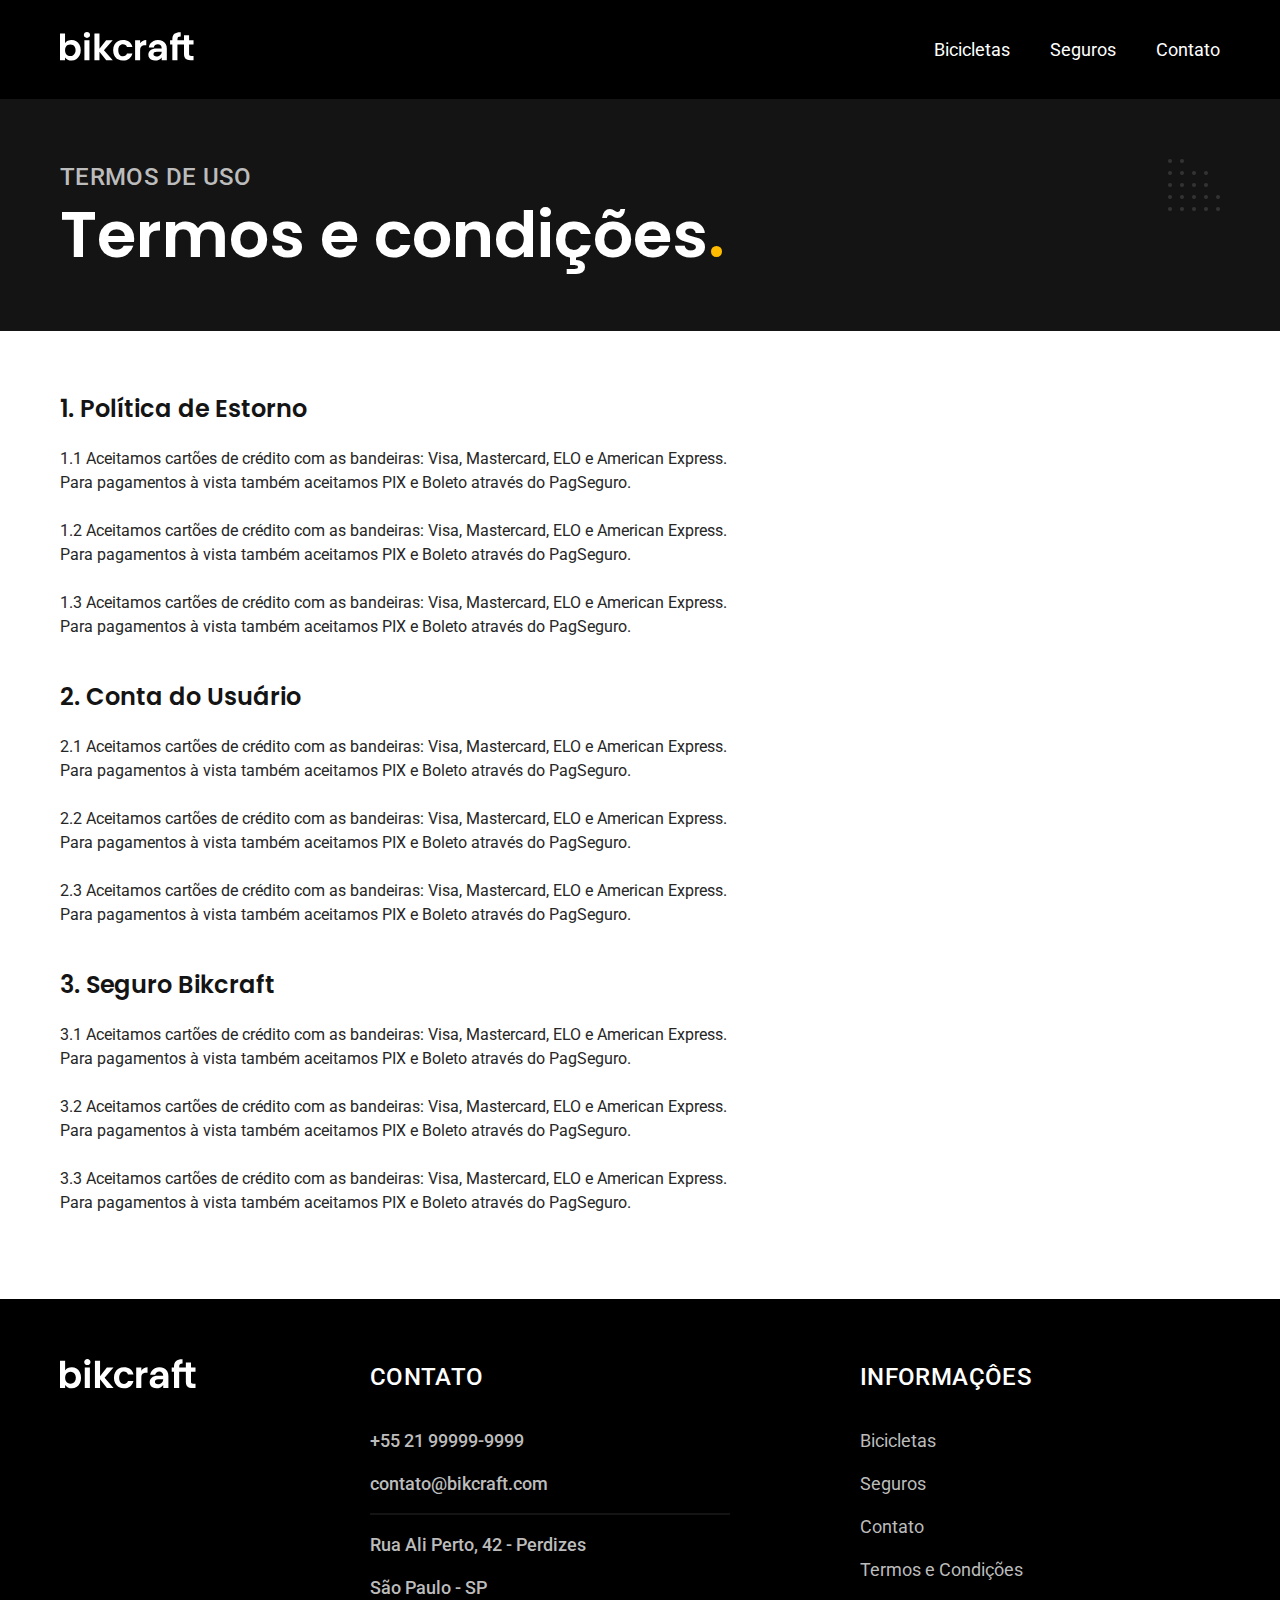
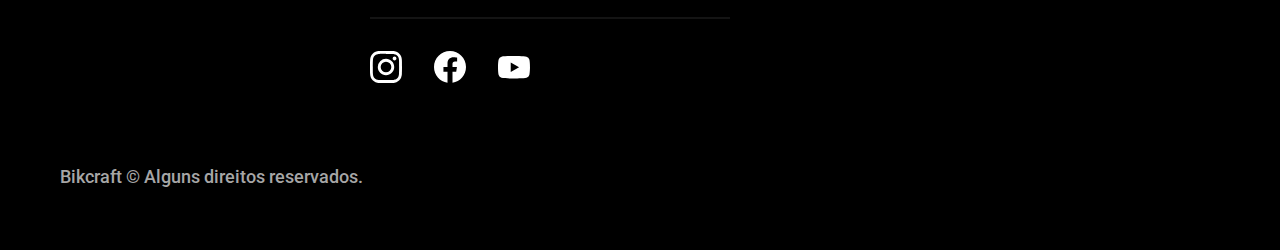
<file: termos.html>
<!DOCTYPE html>
<html lang="pt-br">

<head>
    <meta charset="UTF-8">
    <meta name="viewport" content="width=device-width, initial-scale=1.0">
    <link rel="icon" href="./favicon.svg" type="image/svg+xml">
    <title>Termos e Condições | Bikcraft</title>
    <link rel="preconnect" href="https://fonts.googleapis.com">
    <link rel="preconnect" href="https://fonts.gstatic.com" crossorigin>
    <link
        href="https://fonts.googleapis.com/css2?family=Merriweather:ital,wght@1,900&family=Poppins:wght@400;600&family=Roboto:wght@400;500&display=swap"
        rel="stylesheet">
    <meta name="description" content="Termos e condições">
    <link rel="preload" href="./css/style.min.css" as="style">
    <link rel="stylesheet" href="./css/style.min.css">
    <script>
        document.documentElement.classList.add('js')
    </script>
</head>

<body id="termos">
    <header class="header-bg">
        <div class="header container">
            <a href="./">
                <img src="./img/bikcraft.svg" width="134" height="36" alt="bikcraft">
            </a>
            <nav aria-label="primaria">
                <ul class="header__menu cor-0 font-1-m">
                    <li><a href="./bicicletas.html">Bicicletas</a></li>
                    <li><a href="./seguros.html">Seguros</a></li>
                    <li><a href="./contato.html">Contato</a></li>
                </ul>
            </nav>
        </div>
    </header>
    <main>
        <div class="titulo-bg">
            <div class="titulo container">
                <p class="font-2-l-b cor-5">Termos de uso</p>
                <h1 class="font-1-xxl cor-0">Termos e condições<span class="cor-prim1">.</span></h1>
            </div>
        </div>

        <div class="termos container font-2-s cor-10">
            <h2 class="font-1-l cor-11">1. Política de Estorno</h2>
            <p>1.1 Aceitamos cartões de crédito com as bandeiras: Visa, Mastercard, ELO e American Express. Para
                pagamentos à vista também aceitamos PIX e Boleto através do PagSeguro.</p>
            <p>1.2 Aceitamos cartões de crédito com as bandeiras: Visa, Mastercard, ELO e American Express. Para
                pagamentos à vista também aceitamos PIX e Boleto através do PagSeguro.</p>
            <p>1.3 Aceitamos cartões de crédito com as bandeiras: Visa, Mastercard, ELO e American Express. Para
                pagamentos à vista também aceitamos PIX e Boleto através do PagSeguro.</p>
            <h2 class="font-1-l cor-11">2. Conta do Usuário</h2>
            <p>2.1 Aceitamos cartões de crédito com as bandeiras: Visa, Mastercard, ELO e American Express. Para
                pagamentos à vista também aceitamos PIX e Boleto através do PagSeguro.</p>
            <p>2.2 Aceitamos cartões de crédito com as bandeiras: Visa, Mastercard, ELO e American Express. Para
                pagamentos à vista também aceitamos PIX e Boleto através do PagSeguro.</p>
            <p>2.3 Aceitamos cartões de crédito com as bandeiras: Visa, Mastercard, ELO e American Express. Para
                pagamentos à vista também aceitamos PIX e Boleto através do PagSeguro.</p>
            <h2 class="font-1-l cor-11">3. Seguro Bikcraft</h2>
            <p>3.1 Aceitamos cartões de crédito com as bandeiras: Visa, Mastercard, ELO e American Express. Para
                pagamentos à vista também aceitamos PIX e Boleto através do PagSeguro.</p>
            <p>3.2 Aceitamos cartões de crédito com as bandeiras: Visa, Mastercard, ELO e American Express. Para
                pagamentos à vista também aceitamos PIX e Boleto através do PagSeguro.</p>
            <p>3.3 Aceitamos cartões de crédito com as bandeiras: Visa, Mastercard, ELO e American Express. Para
                pagamentos à vista também aceitamos PIX e Boleto através do PagSeguro.</p>
        </div>
    </main>

    <footer class="footer-bg">
        <div class="footer container">
            <img src="./img/bikcraft.svg" width="136" height="36" alt="Bikcraft">
            <div class="footer__contato">
                <h3 class="font-2-l-b cor-0">Contato</h3>
                <ul class="font-2-m cor-5">
                    <li><a href="tel:+5521999999999">+55 21 99999-9999</a></li>
                    <li><a href="mailto:">contato@bikcraft.com</a></li>
                    <li>Rua Ali Perto, 42 - Perdizes</li>
                    <li>São Paulo - SP</li>
                </ul>
                <div class="footer__redes">
                    <a href="./">
                        <img src="./img/icones/instagram.svg" width="32" height="32" alt="Instagram">
                    </a>
                    <a href="./">
                        <img src="./img/icones/facebook.svg" width="32" height="32" alt="Facebook">
                    </a>
                    <a href="./">
                        <img src="./img/icones/youtube.svg" width="32" height="32" alt="Youtube">
                    </a>
                </div>
            </div>
            <div class="footer__informacoes">
                <h3 class="font-2-l-b cor-0">Informaçôes</h3>
                <nav>
                    <ul class="font-1-m cor-5">
                        <li><a href="./bicicletas.html">Bicicletas</a></li>
                        <li><a href="./seguros.html">Seguros</a></li>
                        <li><a href="./contato.html">Contato</a></li>
                        <li><a href="./termos.html">Termos e Condições</a></li>
                    </ul>
                </nav>
            </div>
            <p class="font-2-m cor-6 footer__copy">Bikcraft © Alguns direitos reservados.</p>
        </div>
    </footer>
    <script src="./js/script.js"></script>
</body>

</html>
</file>
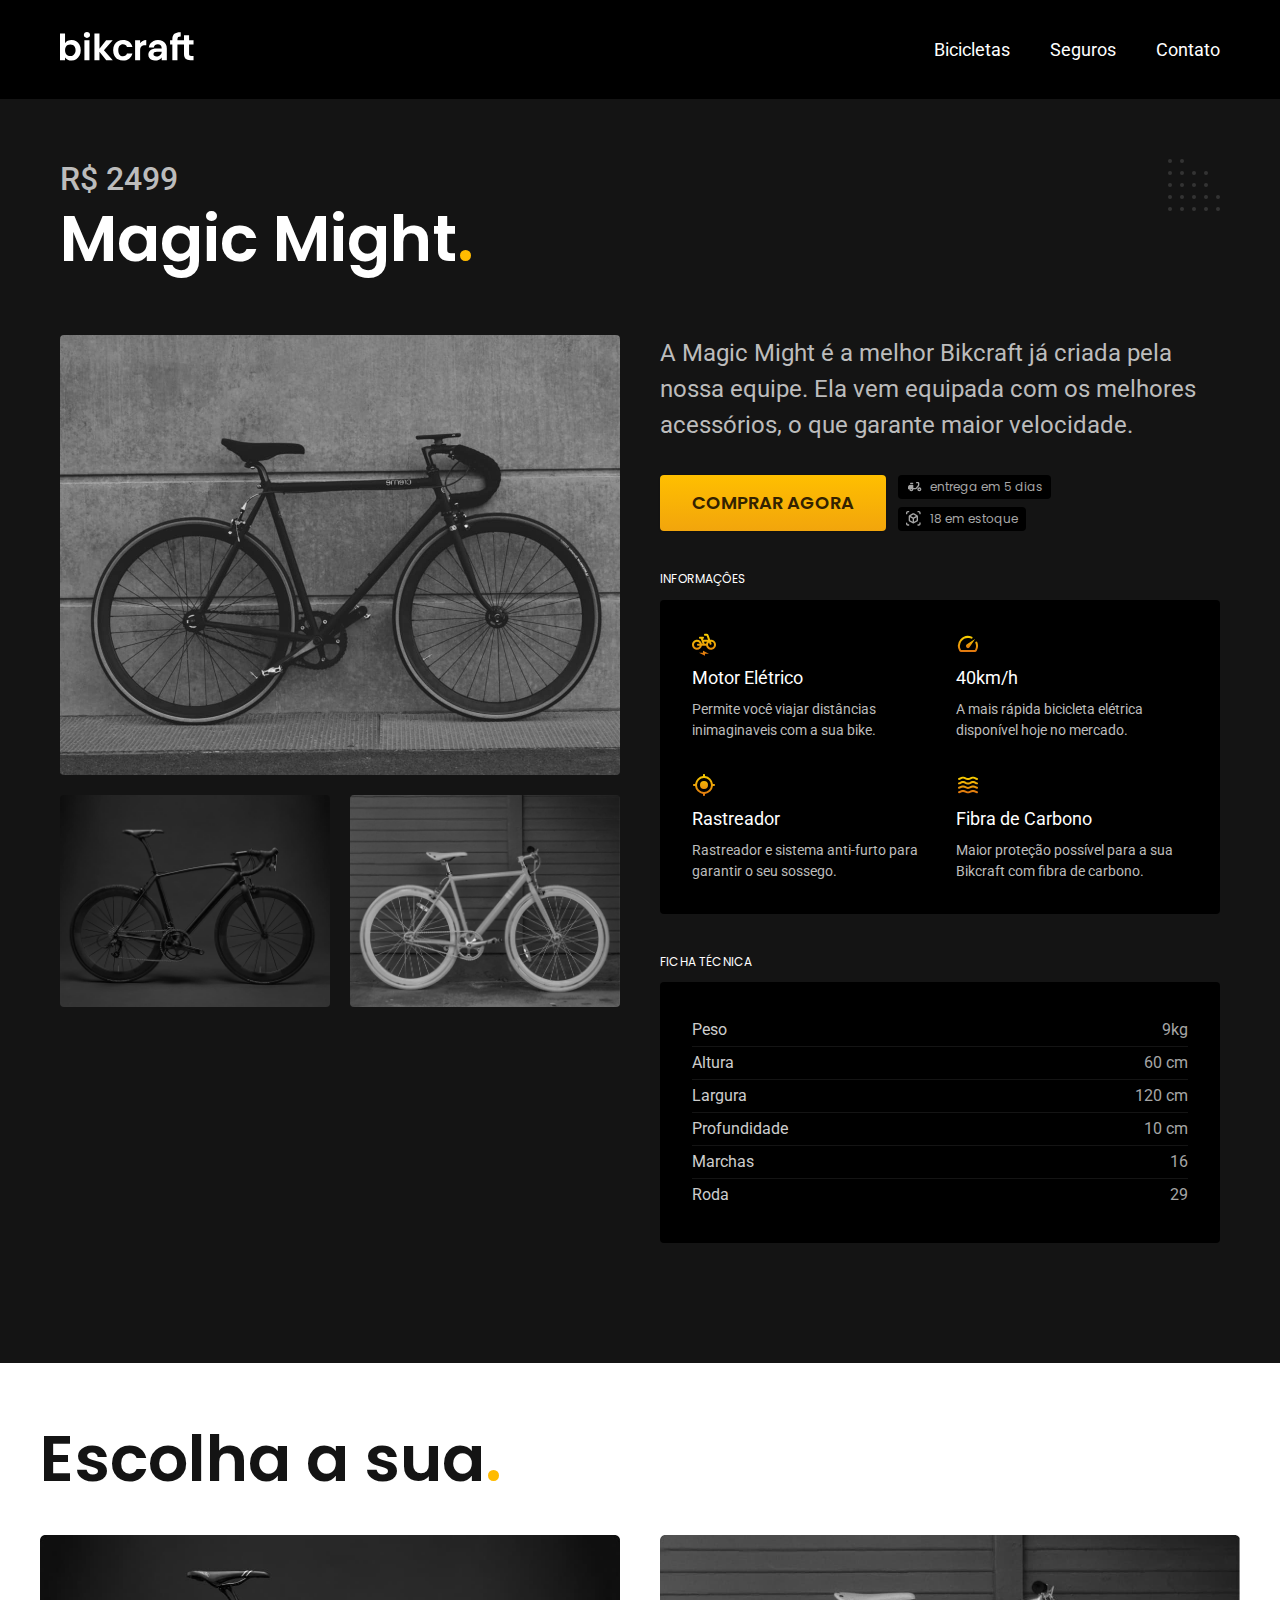
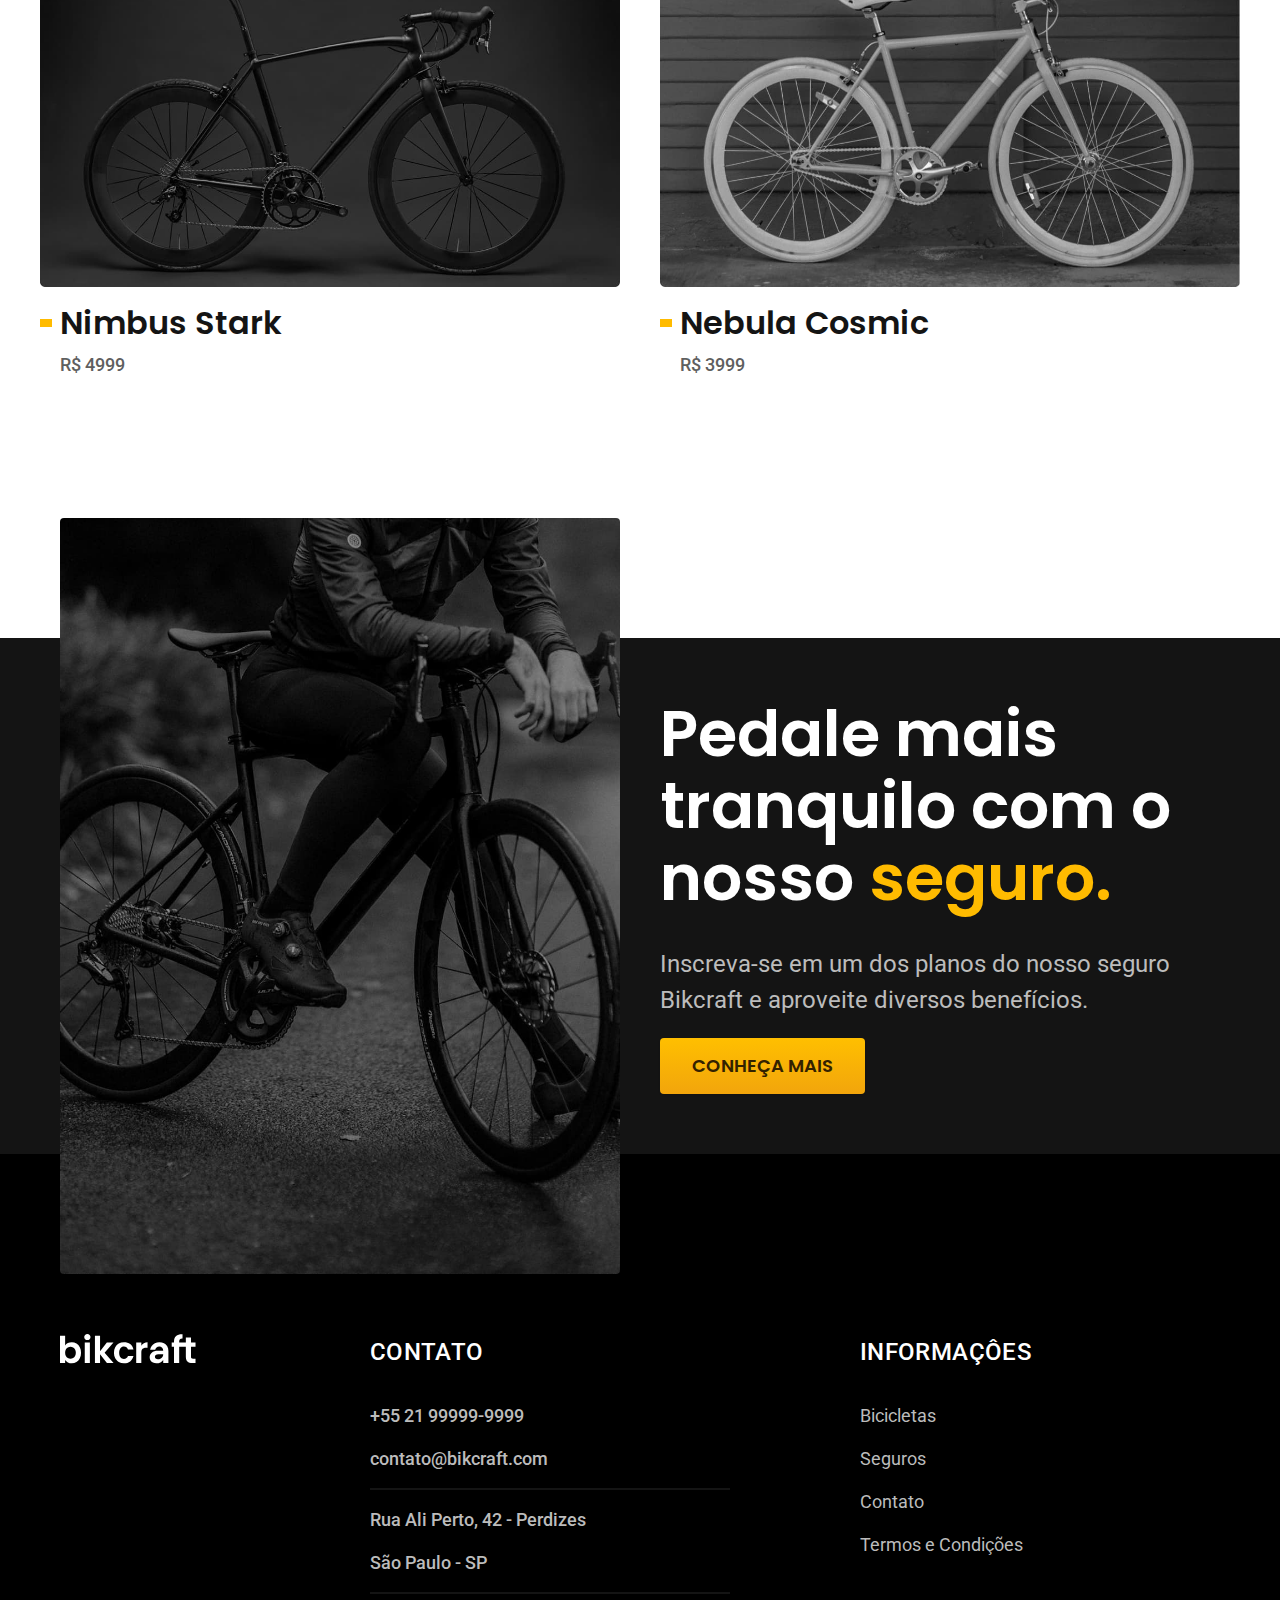
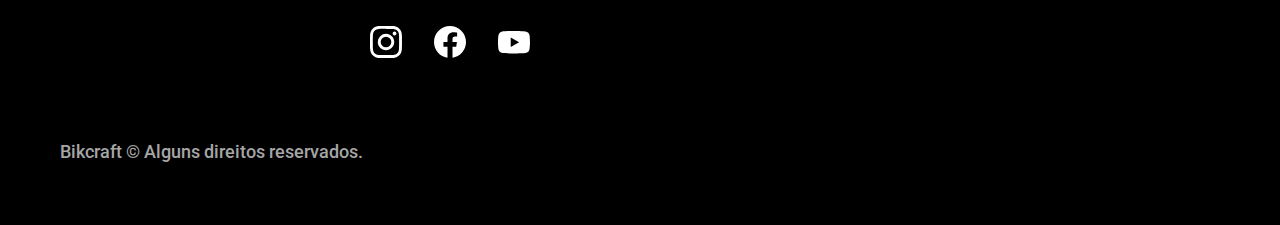
<file: bicicletas/magic.html>
<!DOCTYPE html>
<html lang="pt-br">

<head>
    <meta charset="UTF-8">
    <meta name="viewport" content="width=device-width, initial-scale=1.0">
    <link rel="icon" href="../favicon.svg" type="image/svg+xml">
    <title>Magic Might | Bikcraft</title>
    <link rel="preconnect" href="https://fonts.googleapis.com">
    <link rel="preconnect" href="https://fonts.gstatic.com" crossorigin>
    <link
        href="https://fonts.googleapis.com/css2?family=Merriweather:ital,wght@1,900&family=Poppins:wght@400;600&family=Roboto:wght@400;500&display=swap"
        rel="stylesheet">
    <meta name="description" content="Termos e condições">
    <link rel="preload" href="../css/style.min.css" as="style">
    <link rel="stylesheet" href="../css/style.min.css">
    <script>
        document.documentElement.classList.add('js')
    </script>
</head>

<body id="bicicleta">
    <header class="header-bg">
        <div class="header container">
            <a href="./">
                <img src="../img/bikcraft.svg" width="134" height="36" alt="bikcraft">
            </a>
            <nav aria-label="primaria">
                <ul class="header__menu cor-0 font-1-m">
                    <li><a href="./bicicletas.html">Bicicletas</a></li>
                    <li><a href="./seguros.html">Seguros</a></li>
                    <li><a href="./contato.html">Contato</a></li>
                </ul>
            </nav>
        </div>
    </header>

    <main class="titulo-bg">
        <div>
            <div class="titulo container">
                <p class="font-2-xl cor-5">R$ 2499</p>
                <h1 class="font-1-xxl cor-0">Magic Might<span class="cor-prim1">.</span></h1>
            </div>
        </div>
        <div class="bicicleta container">
            <div class="bicicleta__imagens">
                <img src="../img/bicicleta/nimbus2.jpg" width="1120" height="880" alt="bicicleta 1">
                <img src="../img/bicicleta/nimbus1.jpg" width="1120" height="880" alt="bicicleta 2">
                <img src="../img/bicicleta/nimbus3.jpg" width="1120" height="880" alt="bicicleta 3">
            </div>
            <div class="bicicleta__conteudo">
                <p class="font-2-l cor-5">A Magic Might é a melhor Bikcraft já criada pela nossa equipe. Ela vem
                    equipada com os melhores acessórios, o que garante maior velocidade.</p>
                <div class="bicicleta__comprar">
                    <a class="botao" href="../orcamento.html?tipo=bikcraft&produto=magic">Comprar Agora</a>
                    <span class="font-1-xs cor-6"><img src="../img/icones/entrega.svg" width="16" height="16"
                            alt="">entrega em 5 dias</span>
                    <span class="font-1-xs cor-6"><img src="../img/icones/estoque.svg" width="16" height="16" alt="">18
                        em estoque</span>
                </div>
                <h2 class="font-1-xs cor-0">Informaçôes</h2>
                <ul class="bicicleta__informacoes">
                    <li>
                        <img src="../img/icones/eletrica.svg" width="24" height="24" alt="">
                        <h3 class="font-1-m cor-0">Motor Elétrico</h3>
                        <p class="font-2-xs cor-5">Permite você viajar distâncias inimaginaveis com a sua bike.</p>
                    </li>
                    <li>
                        <img src="../img/icones/velocidade.svg" width="24" height="24" alt="">
                        <h3 class="font-1-m cor-0">40km/h</h3>
                        <p class="font-2-xs cor-5">A mais rápida bicicleta elétrica disponível hoje no mercado.</p>
                    </li>
                    <li>
                        <img src="../img/icones/rastreador.svg" width="24" height="24" alt="">
                        <h3 class="font-1-m cor-0">Rastreador</h3>
                        <p class="font-2-xs cor-5">Rastreador e sistema anti-furto para garantir o seu sossego.</p>
                    </li>
                    <li>
                        <img src="../img/icones/carbono.svg" width="24" height="24" alt="">
                        <h3 class="font-1-m cor-0">Fibra de Carbono</h3>
                        <p class="font-2-xs cor-5">Maior proteção possível para a sua Bikcraft com fibra de carbono.</p>
                    </li>
                </ul>
                <h2 class="font-1-xs cor-0">Ficha técnica</h2>
                <ul class="bicicleta__ficha font-2-s cor-4">
                    <li>Peso <span>9kg</span></li>
                    <li>Altura <span>60 cm</span></li>
                    <li>Largura <span>120 cm</span></li>
                    <li>Profundidade <span>10 cm</span></li>
                    <li>Marchas <span>16</span></li>
                    <li>Roda <span>29</span></li>
                </ul>
            </div>
        </div>
    </main>

    <article class="bicicletas-lista container">
        <h2 class="font-1-xxl ">Escolha a sua<span class="cor-prim1">.</span></h2>
        <ul>
            <li>
                <a href="./nimbus.html">
                    <img src="../img/bicicletas/nimbus.jpg" width="1120" height="680" alt="Bicicleta preta">
                    <h3 class="font-1-xl">Nimbus Stark</h3>
                    <span class="font-2-m cor-8">R$ 4999</span>
                </a>
            </li>
            <li>
                <a href="./nebula.html">
                    <img src="../img/bicicletas/nebula.jpg" width="1120" height="680" alt="Bicicleta preta">
                    <h3 class="font-1-xl">Nebula Cosmic</h3>
                    <span class="font-2-m cor-8">R$ 3999</span>
                </a>
            </li>
        </ul>
    </article>

    <article class="seguro-bg">
        <div class="seguro container">
            <div class="seguro__imagem">
                <img src="../img/fotos/seguros.jpg" width="1120" height="1362"
                    alt="Pessoa parada em cima de uma bicicleta">
            </div>
            <div class="seguro__conteudo">
                <h2 class="font-1-xxl cor-0">Pedale mais tranquilo com o nosso <span class="cor-prim1">seguro.</span>
                </h2>
                <p class="font-2-l cor-5">Inscreva-se em um dos planos do nosso seguro
                    Bikcraft e aproveite diversos benefícios.</p>
                <a class="botao" href="../seguros.html">Conheça mais</a>
            </div>
        </div>
    </article>

    <footer class="footer-bg">
        <div class="footer container">
            <img src="../img/bikcraft.svg" width="136" height="36" alt="Bikcraft">
            <div class="footer__contato">
                <h3 class="font-2-l-b cor-0">Contato</h3>
                <ul class="font-2-m cor-5">
                    <li><a href="tel:+5521999999999">+55 21 99999-9999</a></li>
                    <li><a href="mailto:">contato@bikcraft.com</a></li>
                    <li>Rua Ali Perto, 42 - Perdizes</li>
                    <li>São Paulo - SP</li>
                </ul>
                <div class="footer__redes">
                    <a href="./">
                        <img src="../img/icones/instagram.svg" width="32" height="32" alt="Instagram">
                    </a>
                    <a href="./">
                        <img src="../img/icones/facebook.svg" width="32" height="32" alt="Facebook">
                    </a>
                    <a href="./">
                        <img src="../img/icones/youtube.svg" width="32" height="32" alt="Youtube">
                    </a>
                </div>
            </div>
            <div class="footer__informacoes">
                <h3 class="font-2-l-b cor-0">Informaçôes</h3>
                <nav>
                    <ul class="font-1-m cor-5">
                        <li><a href="./bicicletas.html">Bicicletas</a></li>
                        <li><a href="./seguros.html">Seguros</a></li>
                        <li><a href="./contato.html">Contato</a></li>
                        <li><a href="./termos.html">Termos e Condições</a></li>
                    </ul>
                </nav>
            </div>
            <p class="font-2-m cor-6 footer__copy">Bikcraft © Alguns direitos reservados.</p>
        </div>
    </footer>
    <script src="../js/script.js"></script>
</body>

</html>
</file>
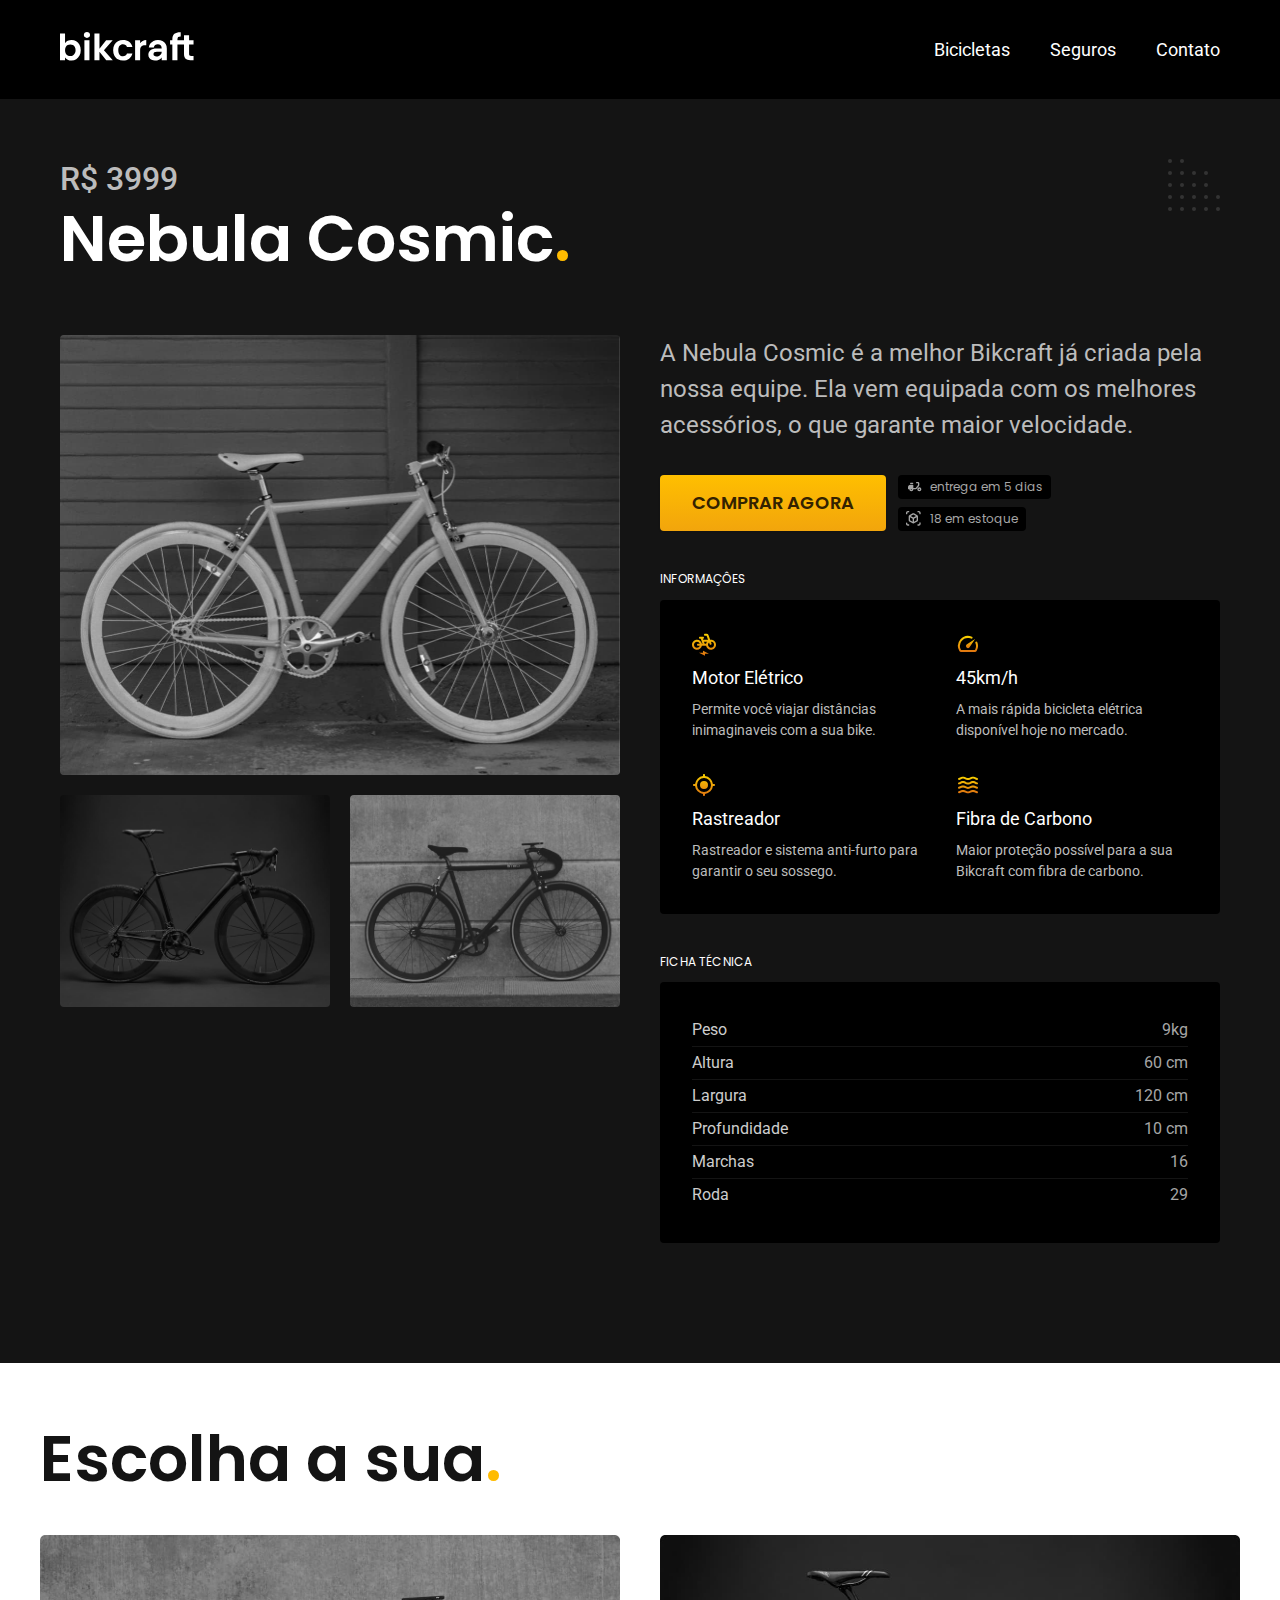
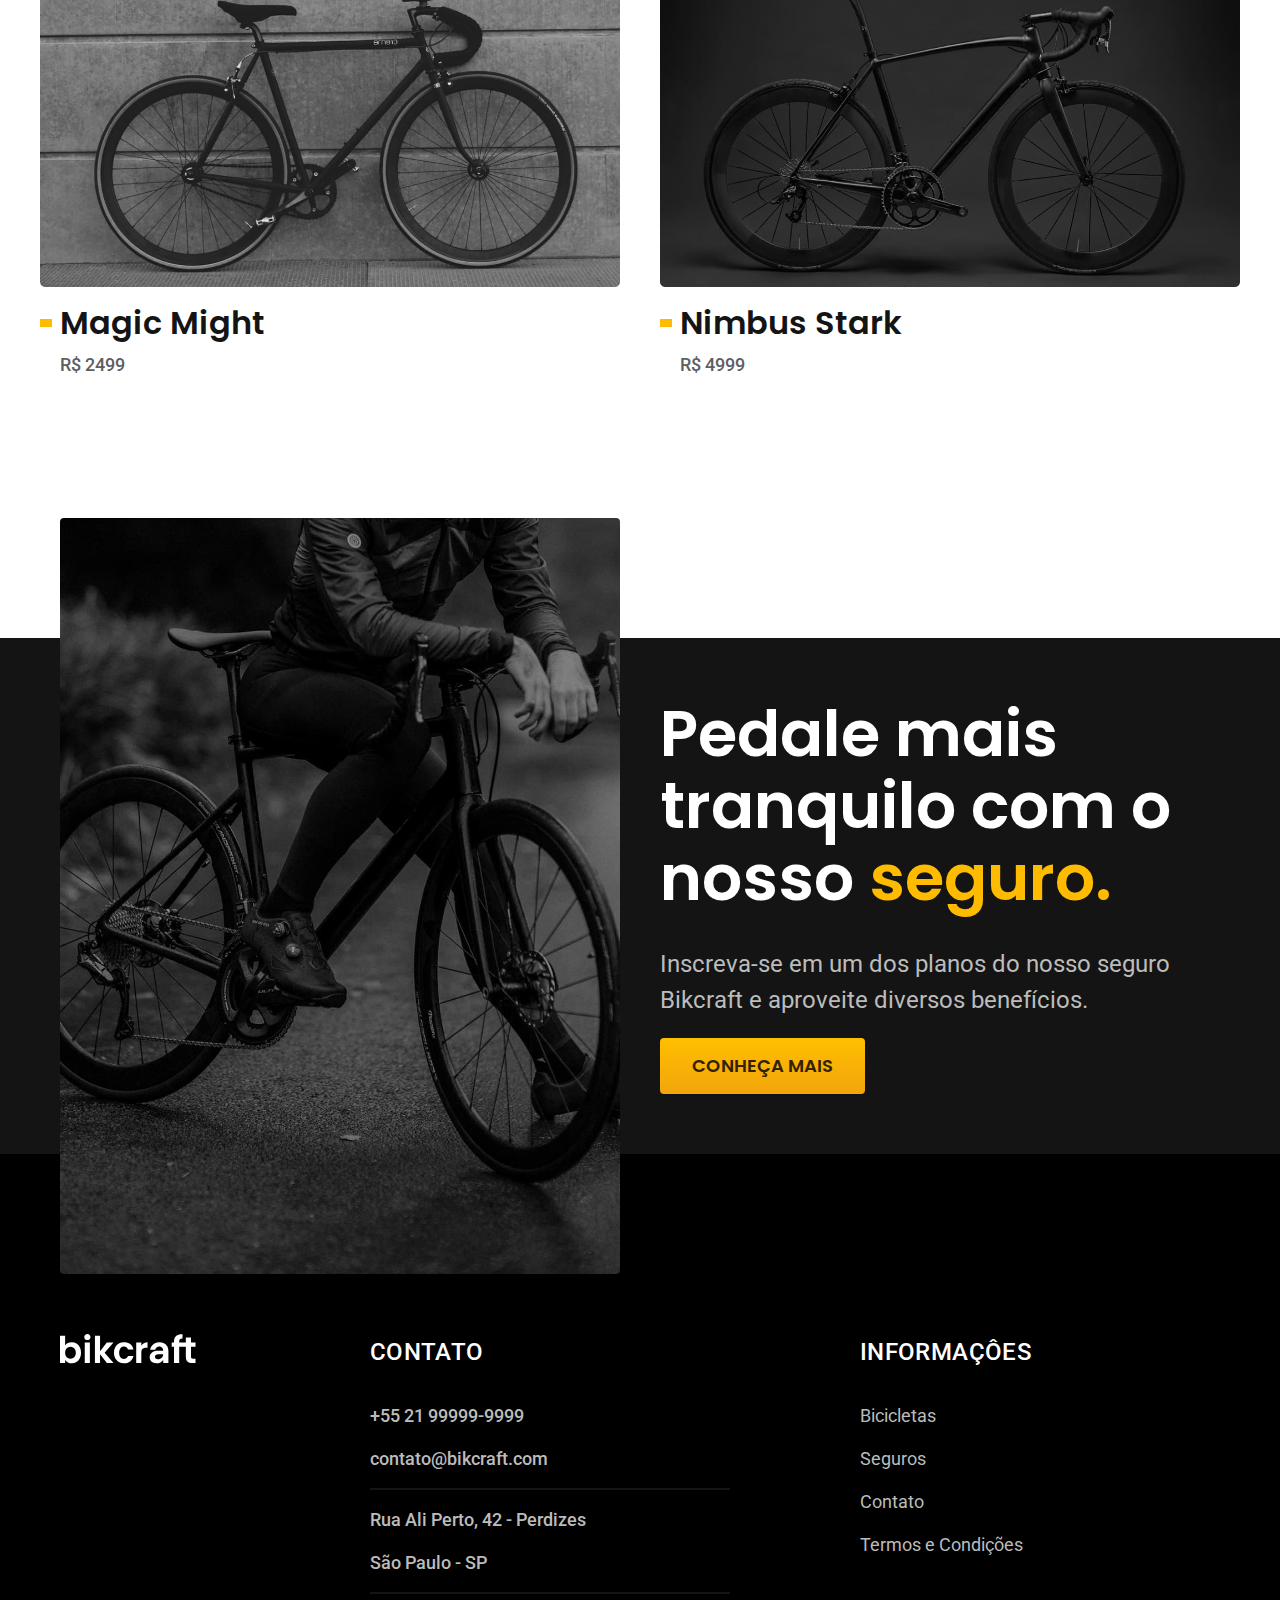
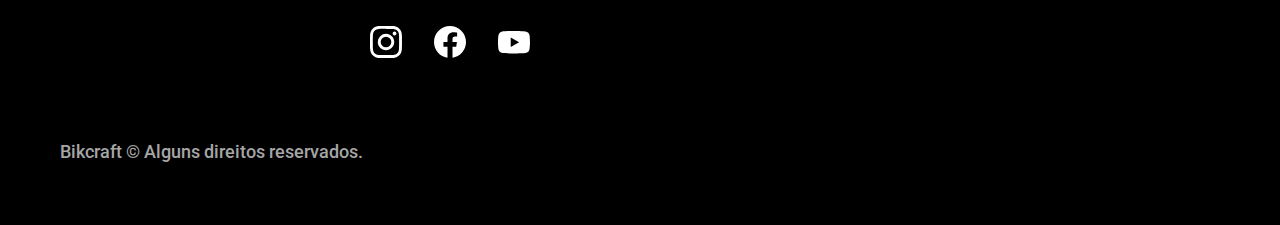
<file: bicicletas/nebula.html>
<!DOCTYPE html>
<html lang="pt-br">

<head>
    <meta charset="UTF-8">
    <meta name="viewport" content="width=device-width, initial-scale=1.0">
    <link rel="icon" href="../favicon.svg" type="image/svg+xml">
    <title>Nebula Cosmic | Bikcraft</title>
    <link rel="preconnect" href="https://fonts.googleapis.com">
    <link rel="preconnect" href="https://fonts.gstatic.com" crossorigin>
    <link
        href="https://fonts.googleapis.com/css2?family=Merriweather:ital,wght@1,900&family=Poppins:wght@400;600&family=Roboto:wght@400;500&display=swap"
        rel="stylesheet">
    <meta name="description" content="Termos e condições">
    <link rel="preload" href="../css/style.min.css" as="style">
    <link rel="stylesheet" href="../css/style.min.css">
    <script>
        document.documentElement.classList.add('js')
    </script>
</head>

<body id="bicicleta">
    <header class="header-bg">
        <div class="header container">
            <a href="./">
                <img src="../img/bikcraft.svg" width="134" height="36" alt="bikcraft">
            </a>
            <nav aria-label="primaria">
                <ul class="header__menu cor-0 font-1-m">
                    <li><a href="./bicicletas.html">Bicicletas</a></li>
                    <li><a href="./seguros.html">Seguros</a></li>
                    <li><a href="./contato.html">Contato</a></li>
                </ul>
            </nav>
        </div>
    </header>

    <main class="titulo-bg">
        <div>
            <div class="titulo container">
                <p class="font-2-xl cor-5">R$ 3999</p>
                <h1 class="font-1-xxl cor-0">Nebula Cosmic<span class="cor-prim1">.</span></h1>
            </div>
        </div>
        <div class="bicicleta container">
            <div class="bicicleta__imagens">
                <img src="../img/bicicleta/nimbus3.jpg" width="1120" height="880" alt="bicicleta 1">
                <img src="../img/bicicleta/nimbus1.jpg" width="1120" height="880" alt="bicicleta 2">
                <img src="../img/bicicleta/nimbus2.jpg" width="1120" height="880" alt="bicicleta 3">
            </div>
            <div class="bicicleta__conteudo">
                <p class="font-2-l cor-5">A Nebula Cosmic é a melhor Bikcraft já criada pela nossa equipe. Ela vem
                    equipada com os melhores acessórios, o que garante maior velocidade.</p>
                <div class="bicicleta__comprar">
                    <a class="botao" href="../orcamento.html?tipo=bikcraft&produto=nebula">Comprar Agora</a>
                    <span class="font-1-xs cor-6"><img src="../img/icones/entrega.svg" width="16" height="16"
                            alt="">entrega em 5 dias</span>
                    <span class="font-1-xs cor-6"><img src="../img/icones/estoque.svg" width="16" height="16" alt="">18
                        em estoque</span>
                </div>
                <h2 class="font-1-xs cor-0">Informaçôes</h2>
                <ul class="bicicleta__informacoes">
                    <li>
                        <img src="../img/icones/eletrica.svg" width="24" height="24" alt="">
                        <h3 class="font-1-m cor-0">Motor Elétrico</h3>
                        <p class="font-2-xs cor-5">Permite você viajar distâncias inimaginaveis com a sua bike.</p>
                    </li>
                    <li>
                        <img src="../img/icones/velocidade.svg" width="24" height="24" alt="">
                        <h3 class="font-1-m cor-0">45km/h</h3>
                        <p class="font-2-xs cor-5">A mais rápida bicicleta elétrica disponível hoje no mercado.</p>
                    </li>
                    <li>
                        <img src="../img/icones/rastreador.svg" width="24" height="24" alt="">
                        <h3 class="font-1-m cor-0">Rastreador</h3>
                        <p class="font-2-xs cor-5">Rastreador e sistema anti-furto para garantir o seu sossego.</p>
                    </li>
                    <li>
                        <img src="../img/icones/carbono.svg" width="24" height="24" alt="">
                        <h3 class="font-1-m cor-0">Fibra de Carbono</h3>
                        <p class="font-2-xs cor-5">Maior proteção possível para a sua Bikcraft com fibra de carbono.</p>
                    </li>
                </ul>
                <h2 class="font-1-xs cor-0">Ficha técnica</h2>
                <ul class="bicicleta__ficha font-2-s cor-4">
                    <li>Peso <span>9kg</span></li>
                    <li>Altura <span>60 cm</span></li>
                    <li>Largura <span>120 cm</span></li>
                    <li>Profundidade <span>10 cm</span></li>
                    <li>Marchas <span>16</span></li>
                    <li>Roda <span>29</span></li>
                </ul>
            </div>
        </div>
    </main>

    <article class="bicicletas-lista container">
        <h2 class="font-1-xxl ">Escolha a sua<span class="cor-prim1">.</span></h2>
        <ul>
            <li>
                <a href="./magic.html">
                    <img src="../img/bicicletas/magic.jpg" width="1120" height="680" alt="Bicicleta preta">
                    <h3 class="font-1-xl">Magic Might</h3>
                    <span class="font-2-m cor-8">R$ 2499</span>
                </a>
            </li>
            <li>
                <a href="./nimbus.html">
                    <img src="../img/bicicletas/nimbus.jpg" width="1120" height="680" alt="Bicicleta preta">
                    <h3 class="font-1-xl">Nimbus Stark</h3>
                    <span class="font-2-m cor-8">R$ 4999</span>
                </a>
            </li>
        </ul>
    </article>

    <article class="seguro-bg">
        <div class="seguro container">
            <div class="seguro__imagem">
                <img src="../img/fotos/seguros.jpg" width="1120" height="1362"
                    alt="Pessoa parada em cima de uma bicicleta">
            </div>
            <div class="seguro__conteudo">
                <h2 class="font-1-xxl cor-0">Pedale mais tranquilo com o nosso <span class="cor-prim1">seguro.</span>
                </h2>
                <p class="font-2-l cor-5">Inscreva-se em um dos planos do nosso seguro
                    Bikcraft e aproveite diversos benefícios.</p>
                <a class="botao" href="../seguros.html">Conheça mais</a>
            </div>
        </div>
    </article>

    <footer class="footer-bg">
        <div class="footer container">
            <img src="../img/bikcraft.svg" width="136" height="36" alt="Bikcraft">
            <div class="footer__contato">
                <h3 class="font-2-l-b cor-0">Contato</h3>
                <ul class="font-2-m cor-5">
                    <li><a href="tel:+5521999999999">+55 21 99999-9999</a></li>
                    <li><a href="mailto:">contato@bikcraft.com</a></li>
                    <li>Rua Ali Perto, 42 - Perdizes</li>
                    <li>São Paulo - SP</li>
                </ul>
                <div class="footer__redes">
                    <a href="./">
                        <img src="../img/icones/instagram.svg" width="32" height="32" alt="Instagram">
                    </a>
                    <a href="./">
                        <img src="../img/icones/facebook.svg" width="32" height="32" alt="Facebook">
                    </a>
                    <a href="./">
                        <img src="../img/icones/youtube.svg" width="32" height="32" alt="Youtube">
                    </a>
                </div>
            </div>
            <div class="footer__informacoes">
                <h3 class="font-2-l-b cor-0">Informaçôes</h3>
                <nav>
                    <ul class="font-1-m cor-5">
                        <li><a href="../bicicletas.html">Bicicletas</a></li>
                        <li><a href="../seguros.html">Seguros</a></li>
                        <li><a href="../contato.html">Contato</a></li>
                        <li><a href="../termos.html">Termos e Condições</a></li>
                    </ul>
                </nav>
            </div>
            <p class="font-2-m cor-6 footer__copy">Bikcraft © Alguns direitos reservados.</p>
        </div>
    </footer>
    <script src="../js/script.js"></script>
</body>

</html>
</file>
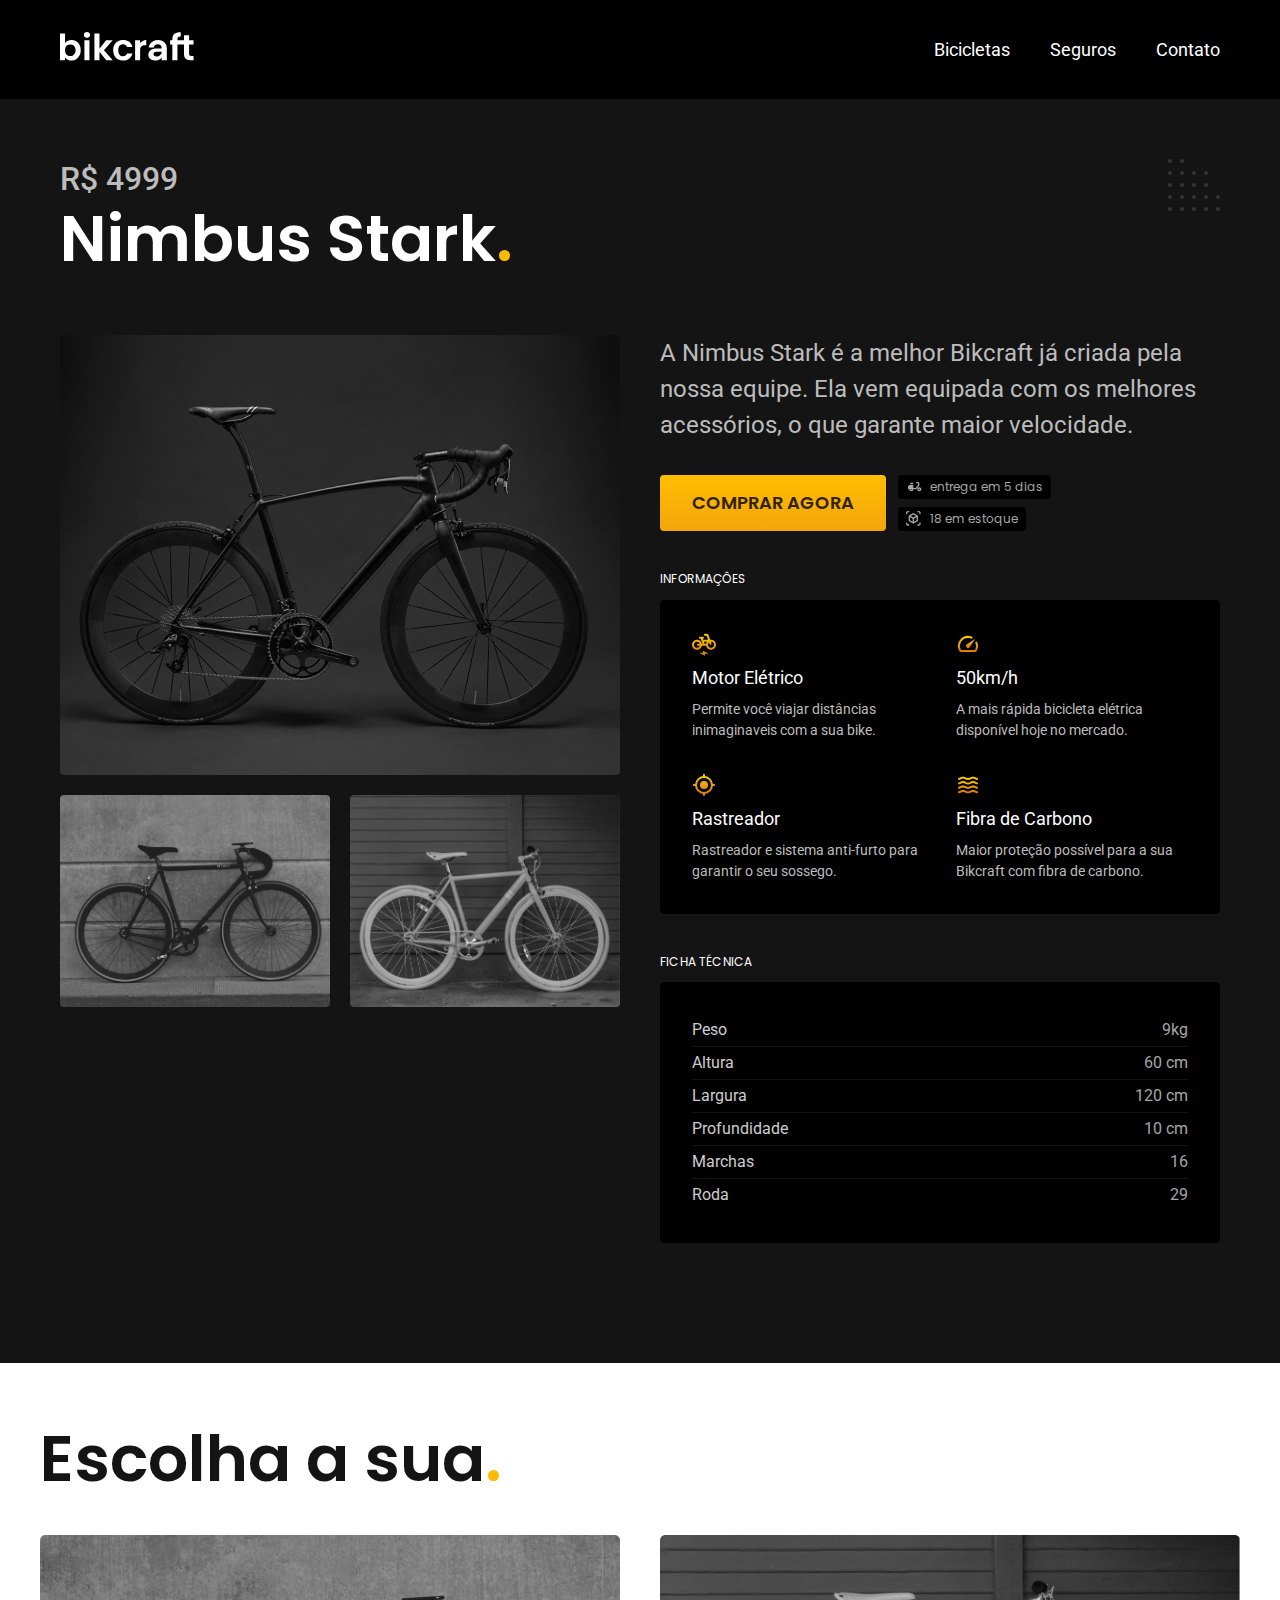
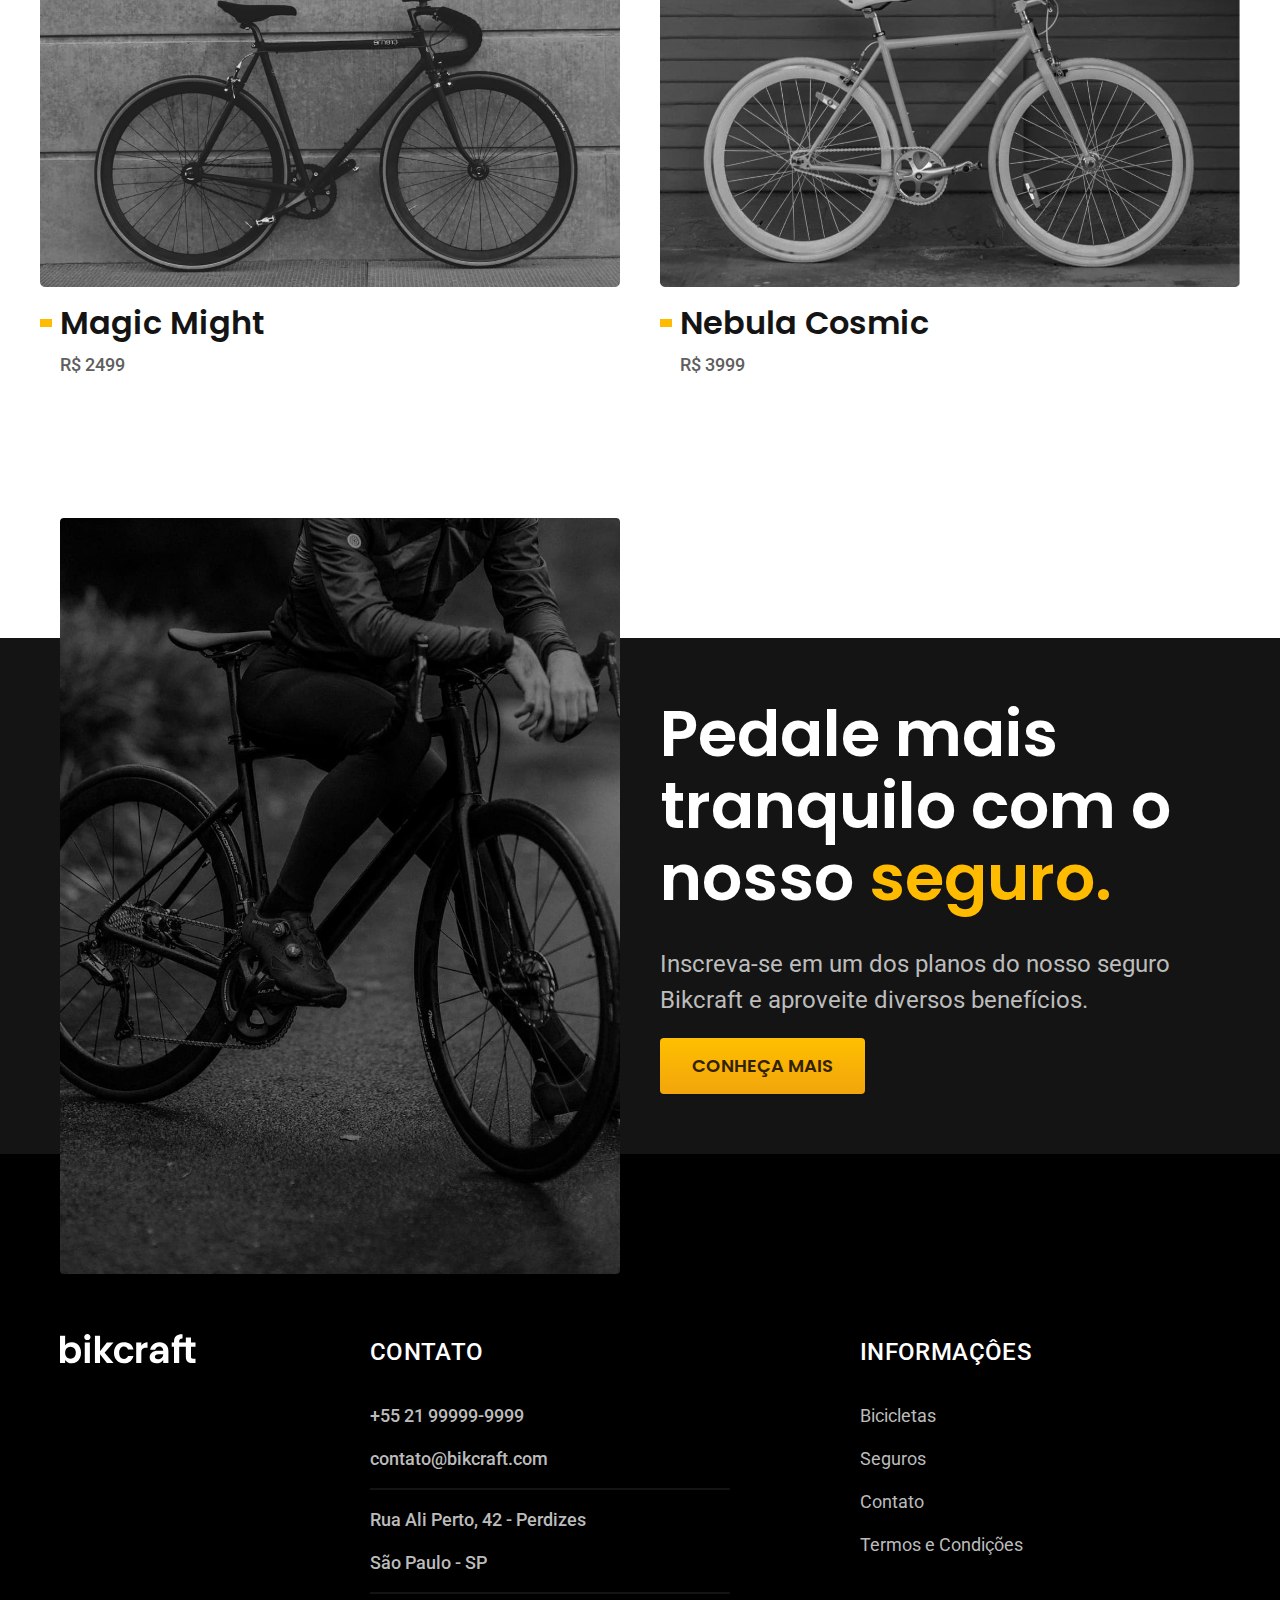
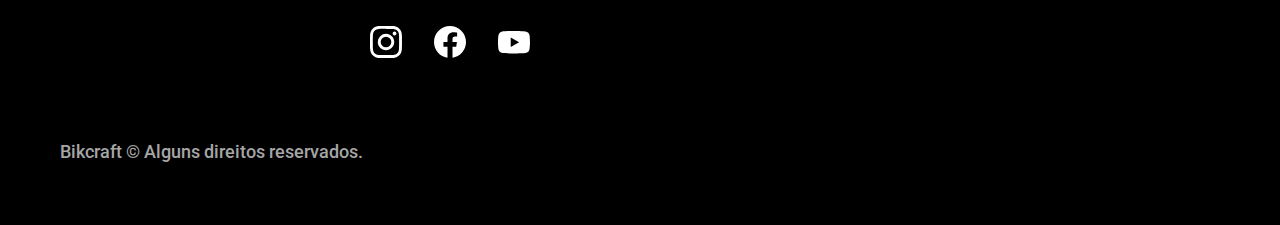
<file: bicicletas/nimbus.html>
<!DOCTYPE html>
<html lang="pt-br">

<head>
    <meta charset="UTF-8">
    <meta name="viewport" content="width=device-width, initial-scale=1.0">
    <link rel="icon" href="../favicon.svg" type="image/svg+xml">
    <title>Nimbus Stark | Bikcraft</title>
    <link rel="preconnect" href="https://fonts.googleapis.com">
    <link rel="preconnect" href="https://fonts.gstatic.com" crossorigin>
    <link
        href="https://fonts.googleapis.com/css2?family=Merriweather:ital,wght@1,900&family=Poppins:wght@400;600&family=Roboto:wght@400;500&display=swap"
        rel="stylesheet">
    <meta name="description" content="Termos e condições">
    <link rel="preload" href="../css/style.min.css" as="style">
    <link rel="stylesheet" href="../css/style.min.css">
    <script>
        document.documentElement.classList.add('js')
    </script>
</head>

<body id="bicicleta">
    <header class="header-bg">
        <div class="header container">
            <a href="./">
                <img src="../img/bikcraft.svg" width="134" height="36" alt="bikcraft">
            </a>
            <nav aria-label="primaria">
                <ul class="header__menu cor-0 font-1-m">
                    <li><a href="./bicicletas.html">Bicicletas</a></li>
                    <li><a href="./seguros.html">Seguros</a></li>
                    <li><a href="./contato.html">Contato</a></li>
                </ul>
            </nav>
        </div>
    </header>

    <main class="titulo-bg">
        <div>
            <div class="titulo container">
                <p class="font-2-xl cor-5">R$ 4999</p>
                <h1 class="font-1-xxl cor-0">Nimbus Stark<span class="cor-prim1">.</span></h1>
            </div>
        </div>
        <div class="bicicleta container">
            <div class="bicicleta__imagens">
                <img src="../img/bicicleta/nimbus1.jpg" width="1120" height="880" alt="bicicleta 1">
                <img src="../img/bicicleta/nimbus2.jpg" width="1120" height="880" alt="bicicleta 2">
                <img src="../img/bicicleta/nimbus3.jpg" width="1120" height="880" alt="bicicleta 3">
            </div>
            <div class="bicicleta__conteudo">
                <p class="font-2-l cor-5">A Nimbus Stark é a melhor Bikcraft já criada pela nossa equipe. Ela vem
                    equipada com os melhores acessórios, o que garante maior velocidade.</p>
                <div class="bicicleta__comprar">
                    <a class="botao" href="../orcamento.html?tipo=bikcraft&produto=nimbus">Comprar Agora</a>
                    <span class="font-1-xs cor-6"><img src="../img/icones/entrega.svg" width="16" height="16"
                            alt="">entrega em 5 dias</span>
                    <span class="font-1-xs cor-6"><img src="../img/icones/estoque.svg" width="16" height="16" alt="">18
                        em estoque</span>
                </div>
                <h2 class="font-1-xs cor-0">Informaçôes</h2>
                <ul class="bicicleta__informacoes">
                    <li>
                        <img src="../img/icones/eletrica.svg" width="24" height="24" alt="">
                        <h3 class="font-1-m cor-0">Motor Elétrico</h3>
                        <p class="font-2-xs cor-5">Permite você viajar distâncias inimaginaveis com a sua bike.</p>
                    </li>
                    <li>
                        <img src="../img/icones/velocidade.svg" width="24" height="24" alt="">
                        <h3 class="font-1-m cor-0">50km/h</h3>
                        <p class="font-2-xs cor-5">A mais rápida bicicleta elétrica disponível hoje no mercado.</p>
                    </li>
                    <li>
                        <img src="../img/icones/rastreador.svg" width="24" height="24" alt="">
                        <h3 class="font-1-m cor-0">Rastreador</h3>
                        <p class="font-2-xs cor-5">Rastreador e sistema anti-furto para garantir o seu sossego.</p>
                    </li>
                    <li>
                        <img src="../img/icones/carbono.svg" width="24" height="24" alt="">
                        <h3 class="font-1-m cor-0">Fibra de Carbono</h3>
                        <p class="font-2-xs cor-5">Maior proteção possível para a sua Bikcraft com fibra de carbono.</p>
                    </li>
                </ul>
                <h2 class="font-1-xs cor-0">Ficha técnica</h2>
                <ul class="bicicleta__ficha font-2-s cor-4">
                    <li>Peso <span>9kg</span></li>
                    <li>Altura <span>60 cm</span></li>
                    <li>Largura <span>120 cm</span></li>
                    <li>Profundidade <span>10 cm</span></li>
                    <li>Marchas <span>16</span></li>
                    <li>Roda <span>29</span></li>
                </ul>
            </div>
        </div>
    </main>

    <article class="bicicletas-lista container">
        <h2 class="font-1-xxl ">Escolha a sua<span class="cor-prim1">.</span></h2>
        <ul>
            <li>
                <a href="./magic.html">
                    <img src="../img/bicicletas/magic.jpg" width="1120" height="680" alt="Bicicleta preta">
                    <h3 class="font-1-xl">Magic Might</h3>
                    <span class="font-2-m cor-8">R$ 2499</span>
                </a>
            </li>
            <li>
                <a href="./nebula.html">
                    <img src="../img/bicicletas/nebula.jpg" width="1120" height="680" alt="Bicicleta preta">
                    <h3 class="font-1-xl">Nebula Cosmic</h3>
                    <span class="font-2-m cor-8">R$ 3999</span>
                </a>
            </li>
        </ul>
    </article>

    <article class="seguro-bg">
        <div class="seguro container">
            <div class="seguro__imagem">
                <img src="../img/fotos/seguros.jpg" width="1120" height="1362"
                    alt="Pessoa parada em cima de uma bicicleta">
            </div>
            <div class="seguro__conteudo">
                <h2 class="font-1-xxl cor-0">Pedale mais tranquilo com o nosso <span class="cor-prim1">seguro.</span>
                </h2>
                <p class="font-2-l cor-5">Inscreva-se em um dos planos do nosso seguro
                    Bikcraft e aproveite diversos benefícios.</p>
                <a class="botao" href="../seguros.html">Conheça mais</a>
            </div>
        </div>
    </article>

    <footer class="footer-bg">
        <div class="footer container">
            <img src="../img/bikcraft.svg" width="136" height="36" alt="Bikcraft">
            <div class="footer__contato">
                <h3 class="font-2-l-b cor-0">Contato</h3>
                <ul class="font-2-m cor-5">
                    <li><a href="tel:+5521999999999">+55 21 99999-9999</a></li>
                    <li><a href="mailto:">contato@bikcraft.com</a></li>
                    <li>Rua Ali Perto, 42 - Perdizes</li>
                    <li>São Paulo - SP</li>
                </ul>
                <div class="footer__redes">
                    <a href="./">
                        <img src="../img/icones/instagram.svg" width="32" height="32" alt="Instagram">
                    </a>
                    <a href="./">
                        <img src="../img/icones/facebook.svg" width="32" height="32" alt="Facebook">
                    </a>
                    <a href="./">
                        <img src="../img/icones/youtube.svg" width="32" height="32" alt="Youtube">
                    </a>
                </div>
            </div>
            <div class="footer__informacoes">
                <h3 class="font-2-l-b cor-0">Informaçôes</h3>
                <nav>
                    <ul class="font-1-m cor-5">
                        <li><a href="../bicicletas.html">Bicicletas</a></li>
                        <li><a href="../seguros.html">Seguros</a></li>
                        <li><a href="../contato.html">Contato</a></li>
                        <li><a href="../termos.html">Termos e Condições</a></li>
                    </ul>
                </nav>
            </div>
            <p class="font-2-m cor-6 footer__copy">Bikcraft © Alguns direitos reservados.</p>
        </div>
    </footer>
    <script src="../js/script.js"></script>
</body>

</html>
</file>
<file: css/style.min.css>
*{margin:0;padding:0;box-sizing:border-box}ul{list-style:none}a{text-decoration:none;color:inherit}img{max-width:100%;height:auto;display:block}img[src$=".jpg"]{border-radius:4px}body{font-family:Arial,Helvetica,sans-serif;color:var(--cor-11)}.font-1-xs{font:400 0.75rem/1.35 Poppins,sans-serif}.font-2-xs{font:400 0.875rem/1.5 Roboto,sans-serif}.font-2-s{font:400 1rem/1.5 Roboto,sans-serif}.font-1-s{font:400 1rem/1.5 Poppins,sans-serif}.font-2-m{font:500 1.125rem/1.5 Roboto,sans-serif}.font-1-m-b{font:600 1.125rem/1.5 Roboto,sans-serif}.font-1-m{font:400 1.125rem/1.5 Roboto,sans-serif}.font-2-l-b{font:500 1.5rem/1.5 Roboto,sans-serif;letter-spacing:.0225rem;text-transform:uppercase}.font-2-l{font:400 1.5rem/1.5 Roboto,sans-serif}.font-1-l{font:500 1.5rem/1.5 Poppins,sans-serif}.font-1-xl{font:600 2rem/1.25 Poppins,sans-serif}.font-2-xl{font:500 2rem/1.25 Roboto,sans-serif}.font-1-xxl{font:600 4rem/1.125 Poppins,sans-serif}@media (max-width:1200px){.font-1-xxl{font-size:3rem}.font-2-l,.font-2-l-b{font-size:1.125rem}}@media (max-width:800px){.font-1-xxl{font-size:2rem}.font-1-xl,.font-2-xl{font-size:1.5rem}}:root{--cor-0:#fff;--cor-1:#f9f9f9;--cor-2:#f1f1f1;--cor-3:#d8d8d8;--cor-4:#cdcdcd;--cor-5:#bcbcbc;--cor-6:#a6a6a6;--cor-7:#8c8c8c;--cor-8:#5f5f5f;--cor-9:#404040;--cor-10:#262626;--cor-11:#141414;--cor-12:#000;--cor-prim1:#ffbb00;--cor-prim2:#e4a30b;--cor-prim3:#a66f00;--cor-prim4:#664400;--cor-prim5:#332200}.cor-0{color:var(--cor-0)}.cor-1{color:var(--cor-1)}.cor-2{color:var(--cor-2)}.cor-3{color:var(--cor-3)}.cor-4{color:var(--cor-4)}.cor-5{color:var(--cor-5)}.cor-6{color:var(--cor-6)}.cor-7{color:var(--cor-7)}.cor-8{color:var(--cor-8)}.cor-9{color:var(--cor-9)}.cor-10{color:var(--cor-10)}.cor-11{color:var(--cor-11)}.cor-12{color:var(--cor-12)}.cor-prim1{color:var(--cor-prim1)}.cor-prim2{color:var(--cor-prim2)}.cor-prim3{color:var(--cor-prim3)}.cor-prim4{color:var(--cor-prim4)}.cor-prim5{color:var(--cor-prim5)}.js .fadeInDown{transform:translate3d(0,-20px,0)}.js .fadeInUp{transform:translate3d(0,20px,0)}.js .fadeInRight{transform:translate3d(20px,0,0)}.js .fadeInLeft{transform:translate3d(-20px,0,0)}.js [data-anime]{opacity:0}.js .anime{opacity:1;transform:none;transition:transform .8s,opacity .8s}.header-bg{background-color:var(--cor-12)}.header{display:flex;flex-wrap:wrap;justify-content:space-between;align-items:center;padding:20px 0}.header__menu{display:flex;gap:40px;flex-wrap:wrap}.header__menu a{padding:16px 0;display:inline-block;position:relative}.header__menu a::after{content:"";display:block;background-color:var(--cor-0);height:2px;width:0;margin-top:4px;transition:.3s;position:absolute}.header__menu a.active::after,.header__menu a:hover::after{width:100%}@media (max-width:800px){.header__menu{gap:20px}.header__menu a{background-color:var(--cor-11);padding:12px 16px;border-radius:4px}.header__menu a:hover{background-color:var(--cor-10)}.header__menu a::after{width:100%}}@media (max-width:600px){.header__menu{gap:12px}.header__menu a{padding:8px 12px;font-size:.875rem}}.footer-bg{background-color:var(--cor-12)}.footer{display:grid;grid-template-columns:3fr 5fr 4fr;gap:40px;padding-top:60px;padding-bottom:60px}.footer h3{margin-bottom:32px}.footer__contato ul{margin-bottom:32px}.footer__contato li:nth-child(2n)::after{content:"";display:block;max-width:360px;height:2px;background:var(--cor-11);margin-top:16px}.footer li{margin-bottom:16px}.footer a:hover{color:var(--cor-0)}.footer__redes{display:flex;gap:32px}.footer__copy{grid-column:1/-1;margin-top:40px}@media (max-width:800px){.footer>img{display:none}.footer{grid-template-columns:1fr 1fr}}@media (max-width:600px){.footer{grid-template-columns:1fr;gap:60px}.footer__copy{margin-top:0}}.container{margin:0 auto;max-width:1200px;padding-left:20px;padding-right:20px}.botao{padding:16px 32px;border-radius:4px;background:linear-gradient(#ffbf00,#f2a50c);color:var(--cor-prim5);box-shadow:0 1px 2px rgb(0,0,0,.1);text-transform:uppercase;display:inline-block;font:600 1.125rem/1.35 Poppins,sans-serif;max-width:max-content;border:none;cursor:pointer}.botao:hover{background:linear-gradient(#ffb60d,#e59317)}.botao.secundario{background:var(--cor-10);color:var(--cor-2)}.botao.secundario:hover{background:var(--cor-9)}.botao.seta{display:flex;align-items:center}.botao.seta::after{content:"";width:18px;display:inline-block;height:10px;margin-left:12px;background:url("../img/icones/seta.svg");transition:transform .2s}.botao.seta:hover::after{transform:translateX(4px)}.link{display:inline-block;color:var(--cor-prim1);font:500 1.5rem/1.5 Poppins,sans-serif;text-transform:uppercase}.link::after{content:"";display:block;width:100%;height:4px;background-color:currentColor}.link:hover{color:var(--cor-0)}.titulo-bg{background-color:var(--cor-11);padding-top:60px;padding-bottom:60px}.titulo{background:url("../img/dec/top-right.svg") no-repeat top right 20px}.titulo p{margin-bottom:4px}@media (max-width:800px){.titulo-bg{padding-top:40px;padding-bottom:40px}.titulo p{font-size:1rem;text-transform:lowercase;font-weight:400}}@media (max-width:600px){.botao{padding:12px 16px;font-size:1rem}}.form{display:grid;grid-template-columns:1fr 1fr;gap:20px}.form label{display:block;font:400 1rem/1.5 POppins,sans-serif;margin-bottom:4px}.form .col-2{grid-column:span 2}.form input[type=email],.form input[type=tel],.form input[type=text],.form textarea{font:400 1rem/1.5 Roboto,sans-serif;background-color:var(--cor-2);border:1px solid var(--cor-3);padding:12px;border-radius:4px;width:100%}.form input[type=email]:focus,.form input[type=tel]:focus,.form input[type=text]:focus,.form textarea:focus{outline:0;border-color:var(--cor-prim1);background:var(--cor-0);box-shadow:0 0 0 2px #fea}@media (max-width:600px){.form{grid-template-columns:1fr}.form .col-2{grid-column:1}}.intro-bg{background:var(--cor-12) url("../img/dec/bottom-left.svg") no-repeat bottom 160px left 20px;box-shadow:inset 0 -120px var(--cor-0)}.intro{display:grid;grid-template-columns:1fr 1fr;gap:0 40px}.intro__conteudo{align-self:end;padding-bottom:200px}.intro img{width:100%;height:100%;object-fit:cover;border-radius:4px}.intro h1{margin-bottom:32px}.intro p{margin-bottom:20px}@media (max-width:800px){.intro-bg{background-color:var(--cor-11);padding-top:40px;box-shadow:inset 0 -60px var(--cor-0)}.intro{grid-template-columns:1fr;gap:32px}.intro__conteudo{padding-bottom:0}.intro h1{margin-bottom:16px}.intro img{height:300px;width:100%}}.tecnologia-bg{background-color:var(--cor-11);box-shadow:inset 0 80px var(--cor-0),inset 0 -80px var(--cor-0)}.tecnologia{display:grid;grid-template-columns:1fr 1fr;gap:40px}.tecnologia__imagem img{width:100%;height:100%;object-fit:cover;object-position:left}.tecnologia__conteudo{padding-top:160px;padding-bottom:160px}.tecnologia__conteudo>span{display:block;margin-bottom:20px}.tecnologia__conteudo h2{margin-bottom:32px}.tecnologia__conteudo>p{margin-bottom:20px}.tecnologia__conteudo a{margin-bottom:80px}.tecnologia__vantagens{display:flex;gap:40px}.tecnologia__vantagens h3{margin-bottom:8px;width:max-content}.tecnologia__vantagens img{width:24px;margin-bottom:8px}@media (max-width:800px){.tecnologia-bg{box-shadow:initial}.tecnologia{grid-template-columns:1fr}.tecnologia__conteudo{padding-top:60px;padding-bottom:60px}.tecnologia__imagem{display:none}.tecnologia a{margin-bottom:60px}}@media (max-width:600px){.tecnologia__vantagens{flex-direction:column}}.parceiros{padding-top:60px;padding-bottom:120px}.parceiros h2{margin-bottom:60px}.parceiros ul{padding:0 20px;max-width:1400px;margin:0 auto;display:grid;grid-template-columns:repeat(4,1fr)}.parceiros li{padding:32px;display:flex;border-left:2px solid var(--cor-2)}.parceiros li:first-child,.parceiros li:nth-child(5){border:none}.parceiros li:nth-child(n+5){border-top:2px solid var(--cor-2)}.parceiros img{margin:auto}@media (max-width:800px){.parceiros{padding-bottom:20px}.parceiros h2{margin-bottom:20px}.parceiros li{padding:20px}.parceiros ul{grid-template-columns:repeat(2,1fr)}.parceiros li:nth-child(n+3){border-top:2px solid var(--cor-2)}.parceiros li:nth-child(odd){border-left:none}}.depoimento{display:grid;grid-template-columns:1fr 1fr;background-color:var(--cor-prim1);overflow:hidden}.depoimento img{border-radius:0;height:100%;width:100%;object-fit:cover}.depoimento__conteudo{padding:40px 40px 80px 80px;align-self:end;background:url("../img/dec/bottom-right-p.svg") no-repeat bottom 40px right 40px}.depoimento__conteudo p{max-width:32ch;font-family:Merriweather,serif;font-style:italic;font-weight:900;margin-bottom:32px;position:relative}.depoimento p::after,.depoimento p::before{font-size:5rem;color:var(--cor-prim2);position:absolute}.depoimento p::before{content:"“";left:-50px;top:-20px}.depoimento p::after{content:"”"}@media (min-width:1200px){.depoimento img{max-width:520px}}@media (max-width:800px){.depoimento{grid-template-columns:1fr;text-align:center}.depoimento img{max-height:200px}.depoimento__conteudo{padding:40px 20px;justify-self:center}}.bicicletas-lista{padding:60px 0 120px 0}.bicicletas-lista h2{margin-bottom:40px}.bicicletas-lista ul{display:flex;gap:40px;max-width:1400px;padding:0 20px 20px 20px;margin:0 auto;overflow-x:auto}#bicicleta .bicicletas-lista ul{padding:0 0 20px 0}.bicicletas-lista li{min-width:280px}.bicicletas-lista a{display:block}.bicicletas-lista img{margin-bottom:16px}.bicicletas-lista h3{margin-bottom:8px;display:flex;align-items:center;gap:8px}.bicicletas-lista h3::before{content:"";width:12px;height:8px;display:inline-block;background-color:var(--cor-prim1);transition:width .2s}.bicicletas-lista a:hover h3::before{width:24px}.bicicletas-lista li span{padding-left:20px}@media (max-width:800px){.bicicletas-lista{padding-bottom:60px}.bicicletas-lista ul{gap:20px}}.bicicletas-bg{background-image:linear-gradient(to right,var(--cor-0) 30%,var(--cor-11) 30%)}.bicicletas{display:grid;grid-template-columns:1fr 1fr;gap:40px;padding-top:60px;padding-bottom:60px;background:url("../img/dec/top-right.svg") no-repeat top 40px right 40px}.bicicletas__imagem{display:grid}.bicicletas__imagem img{grid-area:1/1}.bicicletas__imagem span{background-color:var(--cor-12);padding:8px 16px 8px 8px;border-radius:4px 0 0 4px;display:inline-block;grid-area:1/1;place-self:start end;margin-top:20px}.bicicletas__conteudo{display:grid;grid-template-columns:1fr auto;align-content:start}.bicicletas__conteudo h2,.bicicletas__conteudo p{grid-column:1/-1}.bicicletas__conteudo h2{margin-bottom:20px}.bicicletas__conteudo h2::before{content:"";display:block;width:12px;height:8px;background-color:var(--cor-prim1);margin-bottom:8px}.bicicletas__conteudo p{margin-bottom:32px}.bicicletas__conteudo a{place-self:end}.bicicletas__conteudo ul{display:grid;gap:16px}.bicicletas__conteudo li{display:flex;align-items:center;gap:8px}.bicicletas__conteudo img{width:24px}@media (max-width:800px){.bicicletas-bg{background:var(--cor-11)}.bicicletas{grid-template-columns:1fr;gap:20px;padding-top:40px;padding-bottom:40px}}@media (max-width:600px){.bicicletas__conteudo{grid-template-columns:1fr}.bicicletas__conteudo ul{font-size:1rem;margin-bottom:32px;grid-template-columns:1fr 1fr}.bicicletas__conteudo a{place-self:start}}.bicicleta{display:grid;grid-template-columns:1fr 1fr;align-items:start;gap:40px;padding-top:60px;padding-bottom:60px}.bicicleta__imagens{display:flex;flex-wrap:wrap;gap:20px}.bicicleta__imagens img{flex:1;min-width:200px}.bicicleta__imagens img:first-child{min-width:100%}.bicicleta__conteudo>p{margin-bottom:32px}.bicicleta__comprar{display:grid;grid-template-columns:max-content auto;align-items:center;justify-items:start;gap:8px 12px;margin-bottom:40px}.bicicleta__comprar a{grid-row:span 2}.bicicleta__comprar span{display:flex;align-items:center;background-color:var(--cor-12);padding:4px 8px;border-radius:4px;gap:8px}.bicicleta__conteudo h2{text-transform:uppercase;letter-spacing:.015em;margin-bottom:12px}.bicicleta__ficha,.bicicleta__informacoes{padding:32px;background-color:var(--cor-12);border-radius:4px}.bicicleta__informacoes{margin-bottom:40px;display:grid;grid-template-columns:1fr 1fr;gap:32px}.bicicleta__informacoes img{width:24px;margin-bottom:8px}.bicicleta__informacoes h3{margin-bottom:8px}.bicicleta__ficha li{padding:4px 0;display:flex;justify-content:space-between;border-bottom:1px solid var(--cor-11)}.bicicleta__ficha li:last-child{border:none}.bicicleta__ficha span{color:var(--cor-6)}#bicicleta .titulo p{text-transform:uppercase}@media (max-width:800px){.bicicleta{grid-template-columns:1fr;padding-top:40px;padding-bottom:40px}.bicicleta__imagens{grid-row:2}}@media (max-width:400px){.bicicleta__comprar{grid-template-columns:1fr}.bicicleta__informacoes{grid-template-columns:1fr}}.seguro-bg{background-color:var(--cor-11);box-shadow:inset 0 120px var(--cor-0),inset 0 -120px var(--cor-12)}.seguro{display:grid;grid-template-columns:1fr 1fr;gap:40px}.seguro__imagem img{width:100%;height:100%;object-fit:cover}.seguro__conteudo{padding-top:180px;padding-bottom:180px}.seguro h2{margin-bottom:32px}.seguro p{margin-bottom:20px}@media (max-width:800px){.seguro-bg{box-shadow:inset 0 -60px var(--cor-12)}.seguro{grid-template-columns:1fr}.seguro__imagem{height:300px}.seguro__conteudo{grid-row:1;padding-top:40px;padding-bottom:0}}.seguros-bg{background-color:var(--cor-11)}.seguros{padding-top:60px;padding-bottom:60px;display:grid;grid-template-columns:1fr 1fr;gap:40px;align-items:center}#seguros .seguros{padding-top:0}.seguros h2{grid-column:1/-1}.seguros__item{background-color:var(--cor-12);padding:32px 32px 32px 60px;display:grid;grid-template-columns:1fr auto;border-radius:4px}.seguros__item h3{margin-bottom:40px}.seguros__item span{grid-column:2;display:block;text-align:right}.seguros__item ul{grid-column:1/-1;margin-bottom:32px}.seguros__item li{display:flex;align-items:center;position:relative}.seguros__item li+li{margin-top:20px}.seguros__item li::before{content:"";width:13px;height:9px;display:inline-block;background-image:url(../img/icones/lista.svg);position:absolute;left:-21px}.seguros__item a{grid-column:1/-1}@media (max-width:800px){.seguros{grid-template-columns:1fr}}.vantagens-bg{background-color:var(--cor-12)}.vantagens{padding-top:120px;padding-bottom:120px}.vantagens h2{margin-bottom:60px}.vantagens ul{display:grid;grid-template-columns:repeat(auto-fit,minmax(280px,max-content));gap:40px 80px}.vantagens h3,.vantagens img{margin-bottom:8px}@media (max-width:800px){.vantagens{padding-top:60px;padding-bottom:60px}.vantagens h2{margin-bottom:40px}.vantagens ul{gap:20px}}.perguntas{padding-top:120px;padding-bottom:120px}.perguntas h2{margin-bottom:60px}.perguntas dl>div{padding:20px;border-radius:4px}.perguntas dl>div:nth-child(odd){background-color:var(--cor-2)}.perguntas button{display:grid;grid-template-columns:auto 1fr auto;align-items:center;gap:8px;cursor:pointer;border:none;background-color:transparent;width:100%;text-align:left}.perguntas button::before{content:"";display:inline-block;width:12px;height:8px;background-color:var(--cor-prim1)}.perguntas button::after{content:"";display:inline-block;width:14px;height:6px;background:url("../img/icones/seta-abrir.svg") center no-repeat;transition:.3s}.perguntas button:hover::after,.perguntas button[aria-expanded=true]::after{transform:rotate(180deg)}.js .perguntas dd{display:none}.js .perguntas dd.ativa{display:block}.js .perguntas dd{padding-left:20px;padding-top:16px;max-width:80ch}@media (max-width:800px){.perguntas{padding-top:60px;padding-bottom:60px}.perguntas h2{margin-bottom:40px}}#contato{background:linear-gradient(var(--cor-11) 700px,var(--cor-1) 0)}.contato{display:grid;grid-template-columns:5fr 7fr}.contato__dados,.contato__formulario{padding:60px;box-shadow:0 1px 2px rgba(0,0,0,.1)}.contato__dados{border-radius:5px 0 0 5px;background:var(--cor-12) url("../img/dec/bottom-left.svg") no-repeat bottom 20px left 20px}.contato__formulario{border-radius:0 5px 5px 0;background:var(--cor-0) url("../img/dec/bottom-right.svg") no-repeat bottom 20px right 20px}.contato__dados h2{margin-bottom:60px}.contato__endereco{margin-bottom:32px;padding-left:28px;background:url("../img/icones/local.svg") no-repeat 0 5px}.contato__endereco p{margin-bottom:8px}.contato__meios a{display:block;max-width:max-content;margin-bottom:8px;padding-left:28px}.contato__meios a:hover{color:var(--cor-0)}.contato__meios a:first-child{background:url("../img/icones/email.svg") no-repeat 0 5px}.contato__meios a:nth-child(2){margin-bottom:32px}.contato__meios a:last-child{background:url("../img/icones/telefone.svg") no-repeat 0 5px;margin-bottom:60px}.contato__redes{display:flex;gap:32px;padding-left:28px}@media (max-width:800px){.contato{grid-template-columns:1fr}.contato__dados,.contato__formulario{padding:20px}.contato__dados{border-radius:5px 5px 0 0;background:var(--cor-12)}.contato__formulario{border-radius:0 0 5px 5px}.contato__dados h2,.contato__meios a:last-child{margin-bottom:32px}.contato__redes{margin-bottom:12px}}.lojas{display:grid;grid-template-columns:1fr 1fr;gap:0 40px;padding-top:120px;padding-bottom:120px}.lojas h2{grid-column:1/-1;margin-bottom:60px}.lojas img{border-radius:4px 4px 0 0}.lojas__item{border-bottom:0 0 4px 4px;background:var(--cor-0);box-shadow:0 1px 2px rgba(0,0,0,.1)}.lojas__conteudo{display:grid;grid-template-columns:1fr 1fr;gap:32px 16px;padding:32px}.lojas__conteudo h3,.lojas__tempo{grid-column:1/-1}.lojas__conteudo h3{display:flex;align-items:center;gap:12px}.lojas__conteudo h3::before{content:"";width:12px;height:8px;display:inline-block;background:var(--cor-prim1)}.lojas__dados{display:grid;gap:8px;border-left:2px solid var(--cor-2);padding-left:12px}.lojas__tempo{display:flex;align-items:center;gap:8px}@media (max-width:800px){.lojas{gap:20px;padding-top:60px;padding-bottom:60px}.lojas h2{margin-bottom:32px}.lojas__conteudo{grid-template-columns:1fr}}@media (max-width:600px){.lojas{grid-template-columns:1fr}}#orcamento{background:linear-gradient(var(--cor-11) 700px,var(--cor-1) 0)}.orcamento{display:grid;grid-template-columns:5fr 7fr;padding-bottom:120px}.orcamento h2{text-transform:uppercase;display:flex;position:relative;align-items:center}.orcamento h2::before{content:"";position:absolute;display:inline-block;width:4px;height:8px;background-color:var(--cor-prim1);position:absolute;left:-12px}.orcamento__dados,.orcamento__produto{padding:60px;box-shadow:0 1px 2px rgba(0,0,0,.1)}.orcamento__produto{border-radius:5px 0 0 5px;background:var(--cor-12);display:grid;grid-template-columns:1fr 1fr;align-content:start;gap:20px;background:var(--cor-12) url("../img/dec/bottom-left.svg") no-repeat bottom 20px left 20px}.orcamento__produto>*{grid-column:1/-1}.orcamento__produto>label{grid-column:initial}.orcamento__produto label{font:400 1rem/1.5 Poppins,sans-serif;color:var(--cor-4);background-color:var(--cor-10);display:grid;padding:12px 16px;border-radius:4px;cursor:pointer;grid-template-columns:auto 1fr auto;align-items:center;border:1px solid transparent}.orcamento__produto input:checked+label{background-color:var(--cor-0);color:var(--cor-11)}.orcamento__produto label::before{content:"";display:inline-block;width:12px;height:12px;border:1px solid var(--cor-6);border-radius:50%;margin-right:8px}.orcamento__produto input:checked+label::before{border-color:var(--cor-7);box-shadow:inset 0 0 0 3px var(--cor-0),inset 0 0 0 6px var(--cor-7)}.orcamento__produto label:hover{background-color:var(--cor-9)}.orcamento__produto input:focus+label{box-shadow:0 0 0 2px var(--cor-prim1);border-color:var(--cor-12)}.orcamento__produto label span{display:none}.orcamento__produto input:checked+label span{display:inline-block}.orcamento__produto input{opacity:0;position:absolute;pointer-events:none}.orcamento__dados{border-radius:0 5px 5px 0;background:var(--cor-0) url("../img/dec/bottom-right.svg") no-repeat bottom 20px right 20px}.orcamento__conteudo{display:none}.orcamento__conteudo h2,.orcamento__conteudo h2:nth-of-type(n+2){margin-top:20px}#bikcraft:checked~#orcamento__bikcraft,#seguro:checked~#orcamento__seguro{display:grid;gap:20px}.orcamento__detalhes{display:none;background:var(--cor-0);padding:20px;grid-template-columns:1fr 1fr;border-radius:4px;align-items:center}.orcamento__detalhes li{display:flex;align-items:center;margin-bottom:8px}.orcamento__detalhes li img{width:16px;margin-right:8px}.orcamento__produto input:checked+label+.orcamento__detalhes{display:grid}@media (max-width:1200px){.orcamento__dados,.orcamento__produto{padding:32px}}@media (max-width:800px){.orcamento{grid-template-columns:1fr}.orcamento__produto{border-radius:5px 5px 0 0;background:var(--cor-12)}.orcamento__dados{border-radius:0 0 5px 5px}}@media (max-width:400px){.orcamento__produto{grid-template-columns:1fr}}.termos{padding-top:60px;padding-bottom:60px}.termos h2{font-weight:600;margin-bottom:20px}.termos p+h2{margin-top:40px}.termos p{margin-bottom:24px;max-width:75ch}
</file>
